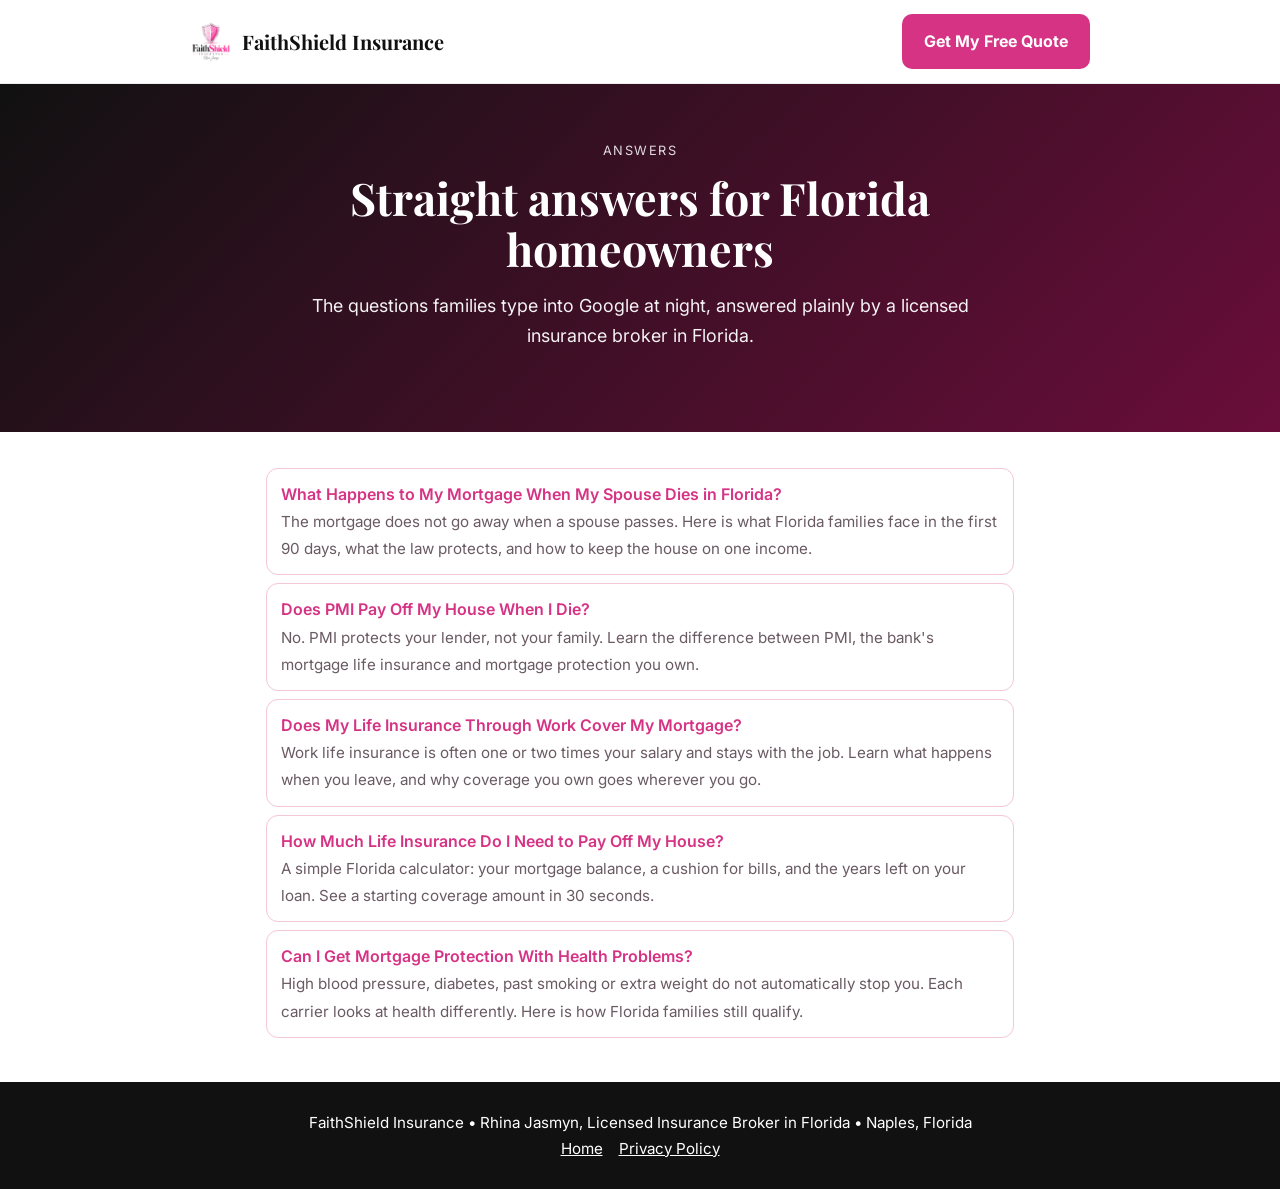
<file: answers/index.html>
<!DOCTYPE html>
<html lang="en"><head><meta charset="UTF-8"><meta name="viewport" content="width=device-width, initial-scale=1.0">
<title>Answers for Florida Homeowners | FaithShield Insurance</title>
<meta name="description" content="Straight answers to the questions Florida homeowners ask about their mortgage, PMI, work life insurance and protecting their family.">
<link rel="canonical" href="https://faithshieldlife.com/answers/"><meta name="robots" content="index, follow"><meta name="theme-color" content="#d63384">
<link rel="icon" type="image/png" href="../Faithshieldlogo.png">
<link href="https://fonts.googleapis.com/css2?family=Playfair+Display:wght@400;700&family=Inter:wght@400;500;600;700&display=swap" rel="stylesheet">
<link rel="stylesheet" href="answers.css"></head>
<body>
<header><div class="in"><a class="brand" href="../"><img src="../Faithshieldlogo.png" alt="FaithShield Insurance logo" width="42" height="42">FaithShield Insurance</a>
<a class="btn" href="https://dreamteam-faithshield.netlify.app/quote.html?src=answers">Get My Free Quote</a></div></header>
<section class="hero"><div class="kicker">Answers</div><h1>Straight answers for Florida homeowners</h1><p>The questions families type into Google at night, answered plainly by a licensed insurance broker in Florida.</p></section>
<main><div class="more"><a href="what-happens-to-my-mortgage-when-my-spouse-dies-florida.html">What Happens to My Mortgage When My Spouse Dies in Florida?<br><span style="font-weight:400;color:#6a5a63;font-size:.95rem">The mortgage does not go away when a spouse passes. Here is what Florida families face in the first 90 days, what the law protects, and how to keep the house on one income.</span></a><a href="does-pmi-pay-off-my-house-when-i-die.html">Does PMI Pay Off My House When I Die?<br><span style="font-weight:400;color:#6a5a63;font-size:.95rem">No. PMI protects your lender, not your family. Learn the difference between PMI, the bank&#x27;s mortgage life insurance and mortgage protection you own.</span></a><a href="does-life-insurance-through-work-cover-my-mortgage.html">Does My Life Insurance Through Work Cover My Mortgage?<br><span style="font-weight:400;color:#6a5a63;font-size:.95rem">Work life insurance is often one or two times your salary and stays with the job. Learn what happens when you leave, and why coverage you own goes wherever you go.</span></a><a href="how-much-life-insurance-to-pay-off-my-house.html">How Much Life Insurance Do I Need to Pay Off My House?<br><span style="font-weight:400;color:#6a5a63;font-size:.95rem">A simple Florida calculator: your mortgage balance, a cushion for bills, and the years left on your loan. See a starting coverage amount in 30 seconds.</span></a><a href="can-i-get-mortgage-protection-with-health-problems.html">Can I Get Mortgage Protection With Health Problems?<br><span style="font-weight:400;color:#6a5a63;font-size:.95rem">High blood pressure, diabetes, past smoking or extra weight do not automatically stop you. Each carrier looks at health differently. Here is how Florida families still qualify.</span></a></div></main>
<footer>FaithShield Insurance • Rhina Jasmyn, Licensed Insurance Broker in Florida • Naples, Florida<br><a href="../">Home</a><a href="../privacy-policy.html">Privacy Policy</a></footer>
<script src="../ws.js" data-endpoint="https://dreamteam-faithshield.netlify.app/.netlify/functions/site-signal" data-site="faithshield" defer></script>
</body></html>
</file>
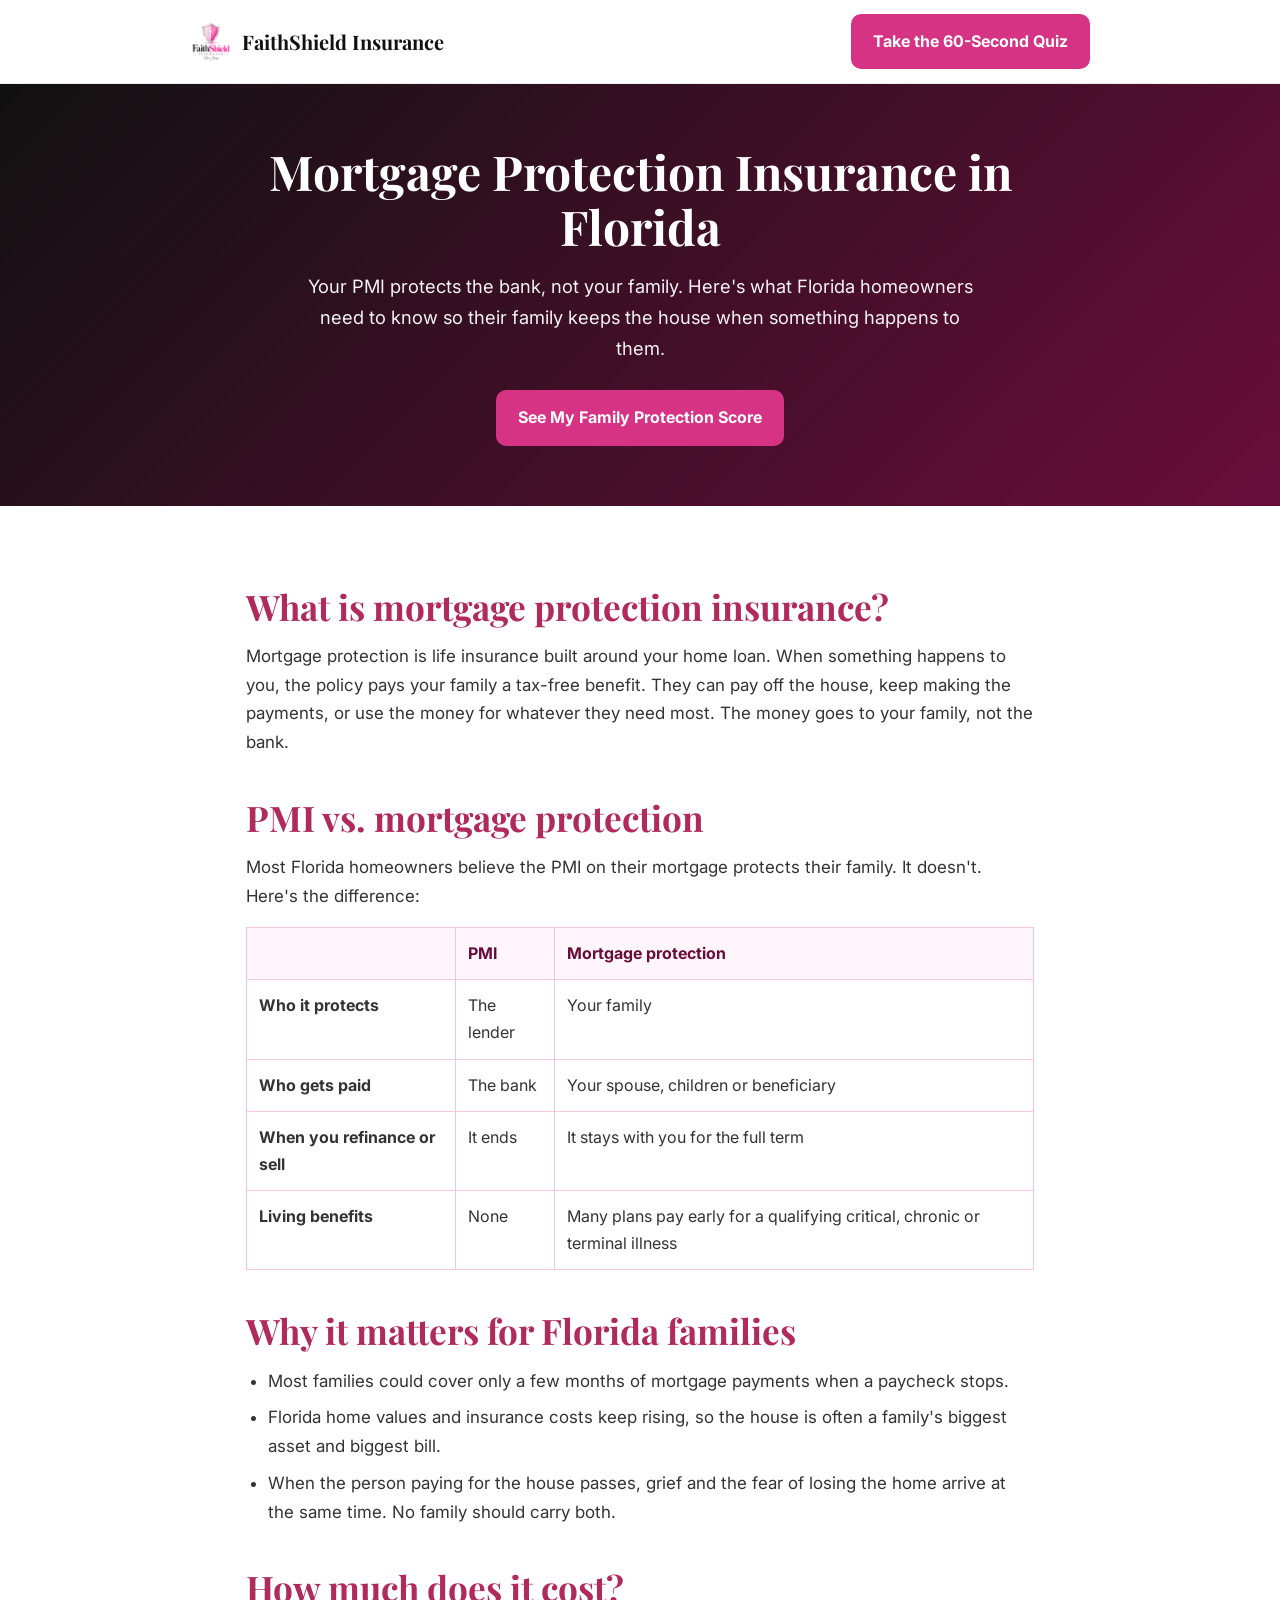
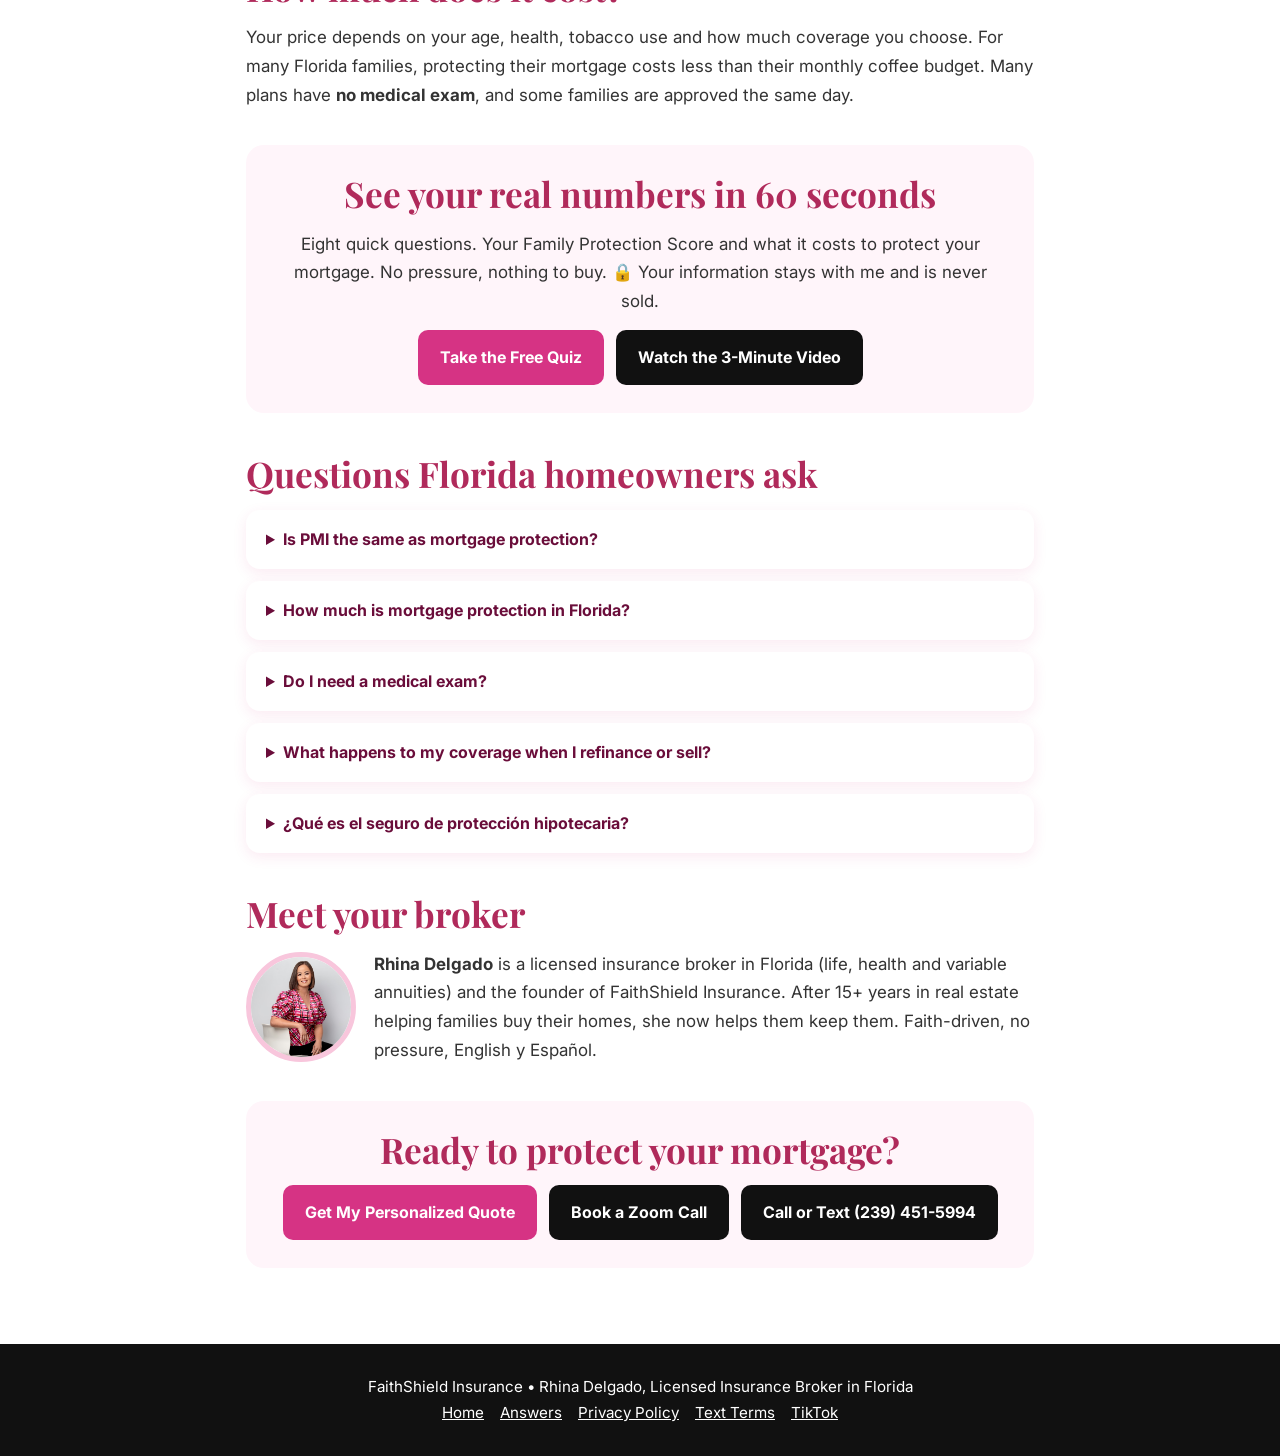
<file: mortgage-protection-florida.html>
<!DOCTYPE html>
<html lang="en">
<head>
<meta charset="UTF-8">
<meta name="viewport" content="width=device-width, initial-scale=1.0">
<title>Mortgage Protection Insurance in Florida | PMI vs Mortgage Protection | FaithShield</title>
<meta name="description" content="Mortgage protection insurance for Florida homeowners. Learn why PMI protects the bank, not your family, what coverage costs, and get a free quote from Rhina Delgado, licensed insurance broker in Florida.">
<link rel="canonical" href="https://faithshieldinsurance.netlify.app/mortgage-protection-florida.html">
<meta name="robots" content="index, follow, max-image-preview:large">
<meta name="theme-color" content="#d63384">
<link rel="icon" type="image/png" href="Faithshieldlogo.png">
<meta property="og:type" content="article">
<meta property="og:site_name" content="FaithShield Insurance">
<meta property="og:title" content="Mortgage Protection in Florida: PMI protects the bank, not your family">
<meta property="og:description" content="What Florida homeowners need to know to keep their family in their home. Free 60-second quiz and quote.">
<meta property="og:url" content="https://faithshieldinsurance.netlify.app/mortgage-protection-florida.html">
<meta property="og:image" content="https://faithshieldinsurance.netlify.app/funnel-video-poster.jpg">
<meta name="twitter:card" content="summary_large_image">
<link href="https://fonts.googleapis.com/css2?family=Playfair+Display:wght@400;700&family=Inter:wght@400;500;600;700&display=swap" rel="stylesheet">
<script type="application/ld+json">
{"@context":"https://schema.org","@graph":[
{"@type":"Article","headline":"Mortgage Protection Insurance in Florida: PMI Protects the Bank, Not Your Family","author":{"@type":"Person","name":"Rhina Delgado","jobTitle":"Licensed Insurance Broker in Florida","url":"https://faithshieldinsurance.netlify.app/"},"publisher":{"@type":"Organization","name":"FaithShield Insurance","logo":{"@type":"ImageObject","url":"https://faithshieldinsurance.netlify.app/Faithshieldlogo.png"}},"datePublished":"2026-10-14","dateModified":"2026-10-14","image":"https://faithshieldinsurance.netlify.app/funnel-video-poster.jpg","mainEntityOfPage":"https://faithshieldinsurance.netlify.app/mortgage-protection-florida.html"},
{"@type":"BreadcrumbList","itemListElement":[{"@type":"ListItem","position":1,"name":"Home","item":"https://faithshieldinsurance.netlify.app/"},{"@type":"ListItem","position":2,"name":"Mortgage Protection in Florida","item":"https://faithshieldinsurance.netlify.app/mortgage-protection-florida.html"}]},
{"@type":"FAQPage","mainEntity":[
{"@type":"Question","name":"Is PMI the same as mortgage protection?","acceptedAnswer":{"@type":"Answer","text":"No. PMI protects the lender when a loan defaults. Mortgage protection is life insurance that pays your family so they can keep the home."}},
{"@type":"Question","name":"How much is mortgage protection in Florida?","acceptedAnswer":{"@type":"Answer","text":"It depends on your age, health, tobacco use and coverage amount. For many Florida families it costs less than their monthly coffee budget. A free quote shows your real numbers."}},
{"@type":"Question","name":"Do I need a medical exam for mortgage protection?","acceptedAnswer":{"@type":"Answer","text":"Many plans have no medical exam. You answer health questions by phone, and some families are approved the same day."}},
{"@type":"Question","name":"What happens to my coverage when I refinance or sell?","acceptedAnswer":{"@type":"Answer","text":"The policy belongs to you, not the bank, so it keeps protecting your family for the full term after you refinance, sell or pay off the home."}},
{"@type":"Question","name":"¿Qué es el seguro de protección hipotecaria?","acceptedAnswer":{"@type":"Answer","text":"Es un seguro de vida diseñado alrededor de su hipoteca. Cuando algo le pasa, la póliza le paga a su familia para que puedan quedarse en su hogar. Rhina atiende familias en español en toda la Florida."}}
]}]}
</script>
<style>
:root{--pink:#d63384;--deep:#6a0d3a;--blush:#fff5fa}
*{margin:0;padding:0;box-sizing:border-box}
body{font-family:'Inter',sans-serif;line-height:1.7;color:#333;background:#fff}
a{color:var(--pink)}
header{border-bottom:1px solid #eee;padding:14px 16px}
header .in{max-width:900px;margin:auto;display:flex;justify-content:space-between;align-items:center;gap:12px;flex-wrap:wrap}
header img{height:42px}
.brand{display:flex;align-items:center;gap:10px;text-decoration:none;color:#111;font:700 20px 'Playfair Display',serif}
.btn{display:inline-block;padding:14px 22px;border-radius:10px;background:var(--pink);color:#fff;text-decoration:none;font-weight:700;text-align:center}
.btn.dark{background:#111}
.hero{background:linear-gradient(135deg,#111,#6a0d3a);color:#fff;padding:60px 16px;text-align:center}
.hero h1{font:700 clamp(2rem,6vw,3rem)/1.15 'Playfair Display',serif;max-width:820px;margin:0 auto 16px}
.hero p{max-width:680px;margin:0 auto 26px;font-size:1.15rem;opacity:.95}
main{max-width:820px;margin:auto;padding:40px 16px}
h2{font:700 clamp(1.6rem,4.5vw,2.2rem)/1.2 'Playfair Display',serif;color:#b02a5b;margin:40px 0 14px}
p,li{font-size:1.06rem}
ul{padding-left:22px;margin:10px 0}
li{margin-bottom:8px}
.compare{width:100%;border-collapse:collapse;margin:16px 0;font-size:1rem}
.compare th,.compare td{border:1px solid #f3c6da;padding:12px;text-align:left;vertical-align:top}
.compare th{background:var(--blush);color:var(--deep)}
.cta{background:var(--blush);border-radius:18px;padding:28px;text-align:center;margin:36px 0}
.cta .row{display:flex;gap:12px;justify-content:center;flex-wrap:wrap;margin-top:14px}
details{background:#fff;border-radius:14px;padding:16px 20px;margin-bottom:12px;box-shadow:0 4px 14px rgba(214,51,132,.1)}
summary{font-weight:700;cursor:pointer;color:var(--deep)}
details p{margin-top:8px}
.about{display:flex;gap:18px;align-items:center;flex-wrap:wrap}
.about img{width:110px;height:110px;border-radius:50%;object-fit:cover;border:5px solid #f8c6dc}
.about div{flex:1;min-width:220px}
footer{background:#111;color:#fff;text-align:center;padding:30px 16px;font-size:.95rem}
footer a{color:#fff;margin:0 8px}
@media (max-width:600px){.compare th,.compare td{padding:9px;font-size:.95rem}}
</style>
</head>
<body>
<header><div class="in">
  <a class="brand" href="./"><img src="Faithshieldlogo.png" alt="FaithShield Insurance logo" width="42" height="42">FaithShield Insurance</a>
  <a class="btn" href="https://dreamteam-faithshield.netlify.app/quiz.html?src=seo">Take the 60-Second Quiz</a>
</div></header>

<section class="hero">
  <h1>Mortgage Protection Insurance in Florida</h1>
  <p>Your PMI protects the bank, not your family. Here's what Florida homeowners need to know so their family keeps the house when something happens to them.</p>
  <a class="btn" href="https://dreamteam-faithshield.netlify.app/quiz.html?src=seo">See My Family Protection Score</a>
</section>

<main>
  <h2>What is mortgage protection insurance?</h2>
  <p>Mortgage protection is life insurance built around your home loan. When something happens to you, the policy pays your family a tax-free benefit. They can pay off the house, keep making the payments, or use the money for whatever they need most. The money goes to your family, not the bank.</p>

  <h2>PMI vs. mortgage protection</h2>
  <p>Most Florida homeowners believe the PMI on their mortgage protects their family. It doesn't. Here's the difference:</p>
  <table class="compare">
    <tr><th></th><th>PMI</th><th>Mortgage protection</th></tr>
    <tr><td><b>Who it protects</b></td><td>The lender</td><td>Your family</td></tr>
    <tr><td><b>Who gets paid</b></td><td>The bank</td><td>Your spouse, children or beneficiary</td></tr>
    <tr><td><b>When you refinance or sell</b></td><td>It ends</td><td>It stays with you for the full term</td></tr>
    <tr><td><b>Living benefits</b></td><td>None</td><td>Many plans pay early for a qualifying critical, chronic or terminal illness</td></tr>
  </table>

  <h2>Why it matters for Florida families</h2>
  <ul>
    <li>Most families could cover only a few months of mortgage payments when a paycheck stops.</li>
    <li>Florida home values and insurance costs keep rising, so the house is often a family's biggest asset and biggest bill.</li>
    <li>When the person paying for the house passes, grief and the fear of losing the home arrive at the same time. No family should carry both.</li>
  </ul>

  <h2>How much does it cost?</h2>
  <p>Your price depends on your age, health, tobacco use and how much coverage you choose. For many Florida families, protecting their mortgage costs less than their monthly coffee budget. Many plans have <b>no medical exam</b>, and some families are approved the same day.</p>

  <div class="cta">
    <h2 style="margin-top:0">See your real numbers in 60 seconds</h2>
    <p>Eight quick questions. Your Family Protection Score and what it costs to protect your mortgage. No pressure, nothing to buy. 🔒 Your information stays with me and is never sold.</p>
    <div class="row">
      <a class="btn" href="https://dreamteam-faithshield.netlify.app/quiz.html?src=seo">Take the Free Quiz</a>
      <a class="btn dark" href="https://dreamteam-faithshield.netlify.app/watch.html?src=seo">Watch the 3-Minute Video</a>
    </div>
  </div>

  <h2>Questions Florida homeowners ask</h2>
  <details><summary>Is PMI the same as mortgage protection?</summary><p>No. PMI protects the lender when a loan defaults. Mortgage protection is life insurance that pays your family so they can keep the home.</p></details>
  <details><summary>How much is mortgage protection in Florida?</summary><p>It depends on your age, health, tobacco use and coverage amount. For many Florida families it costs less than their monthly coffee budget. A free quote shows your real numbers.</p></details>
  <details><summary>Do I need a medical exam?</summary><p>Many plans have no medical exam. You answer health questions by phone, and some families are approved the same day.</p></details>
  <details><summary>What happens to my coverage when I refinance or sell?</summary><p>The policy belongs to you, not the bank, so it keeps protecting your family for the full term after you refinance, sell or pay off the home.</p></details>
  <details><summary>¿Qué es el seguro de protección hipotecaria?</summary><p>Es un seguro de vida diseñado alrededor de su hipoteca. Cuando algo le pasa, la póliza le paga a su familia para que puedan quedarse en su hogar. Rhina atiende familias en español en toda la Florida.</p></details>

  <h2>Meet your broker</h2>
  <div class="about">
    <img src="Rhinajasmynpicture.jpg" alt="Rhina Delgado, licensed insurance broker in Florida" loading="lazy">
    <div><p><b>Rhina Delgado</b> is a licensed insurance broker in Florida (life, health and variable annuities) and the founder of FaithShield Insurance. After 15+ years in real estate helping families buy their homes, she now helps them keep them. Faith-driven, no pressure, English y Español.</p></div>
  </div>

  <div class="cta">
    <h2 style="margin-top:0">Ready to protect your mortgage?</h2>
    <div class="row">
      <a class="btn" href="./#quote">Get My Personalized Quote</a>
      <a class="btn dark" href="https://calendly.com/faithshieldinsurance">Book a Zoom Call</a>
      <a class="btn dark" href="tel:+12394515994">Call or Text (239) 451-5994</a>
    </div>
  </div>
</main>

<footer>
  FaithShield Insurance • Rhina Delgado, Licensed Insurance Broker in Florida<br>
  <a href="./">Home</a><a href="answers/">Answers</a><a href="privacy-policy.html">Privacy Policy</a><a href="opt-in.html">Text Terms</a><a href="https://www.tiktok.com/@rhina.life.insurance">TikTok</a>
</footer>
<script src="ws.js" data-endpoint="https://dreamteam-faithshield.netlify.app/.netlify/functions/site-signal" data-site="faithshield" defer></script>
</body>
</html>
</file>
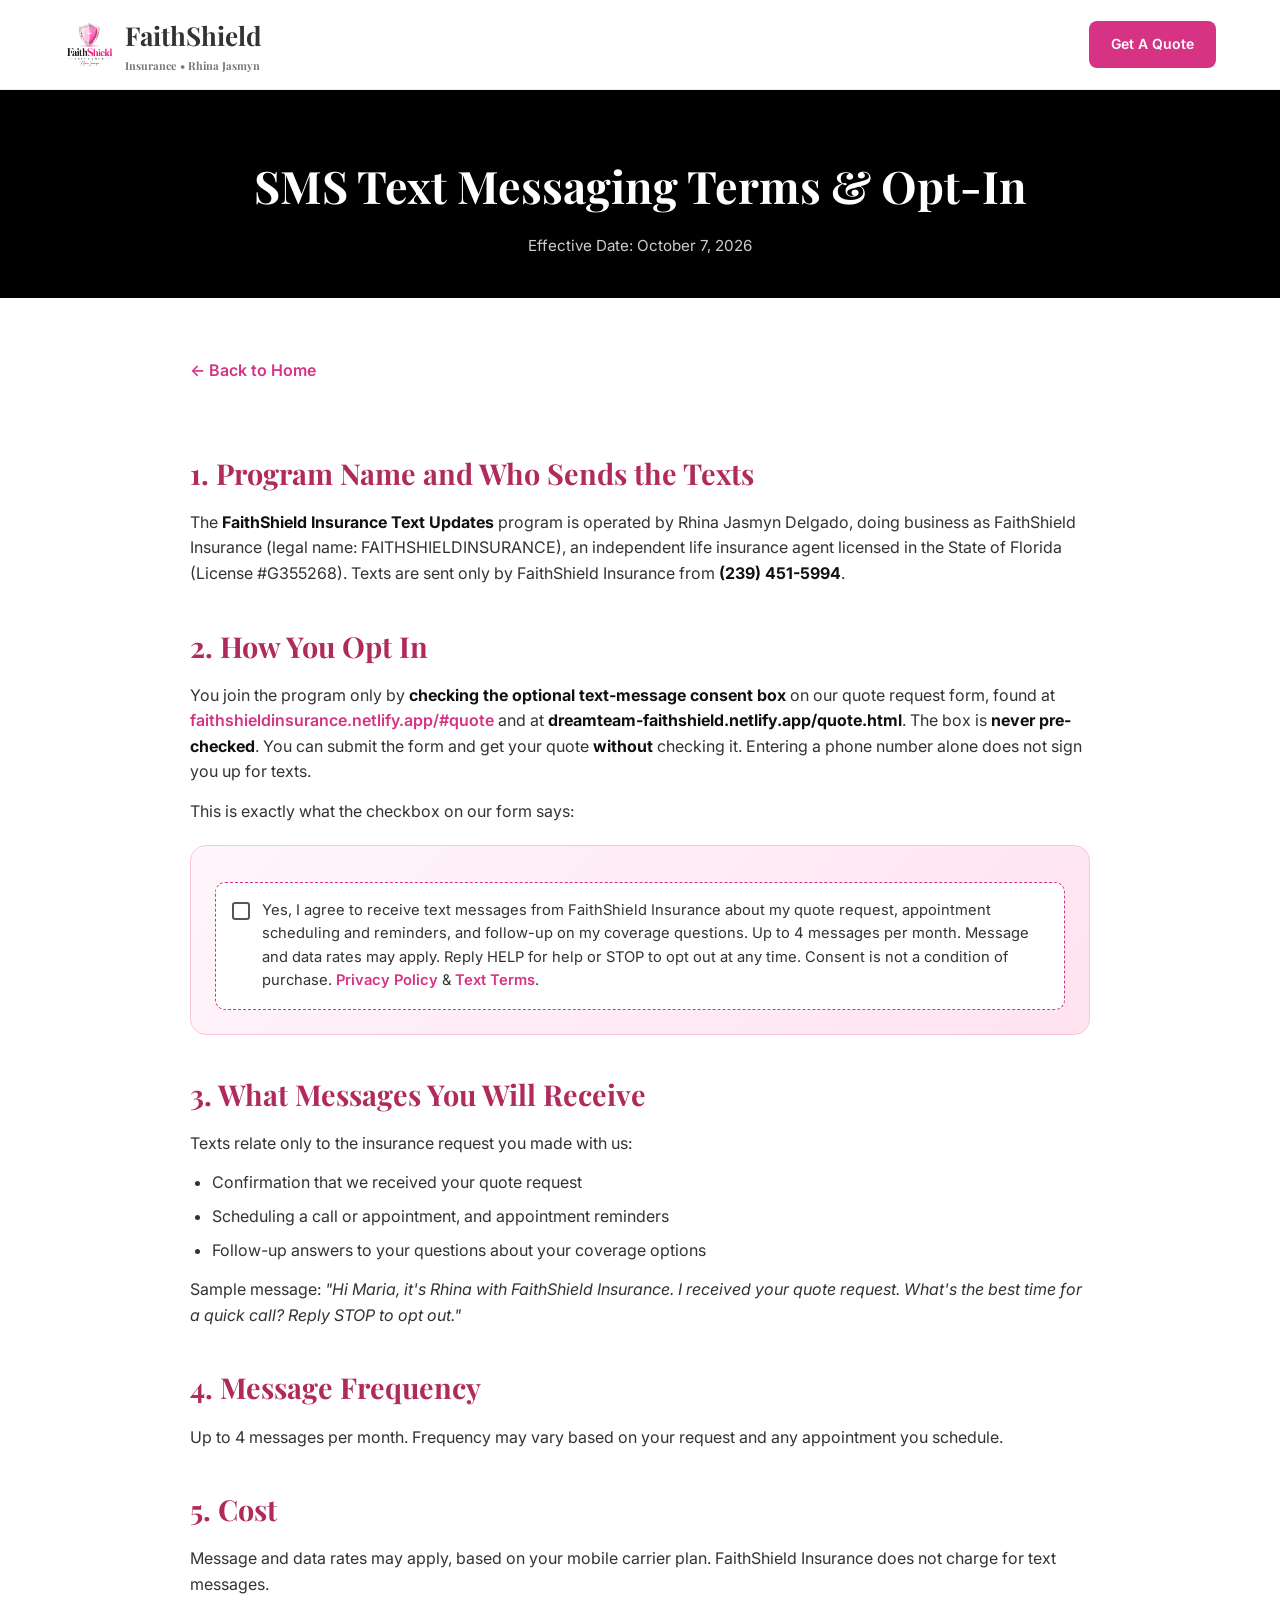
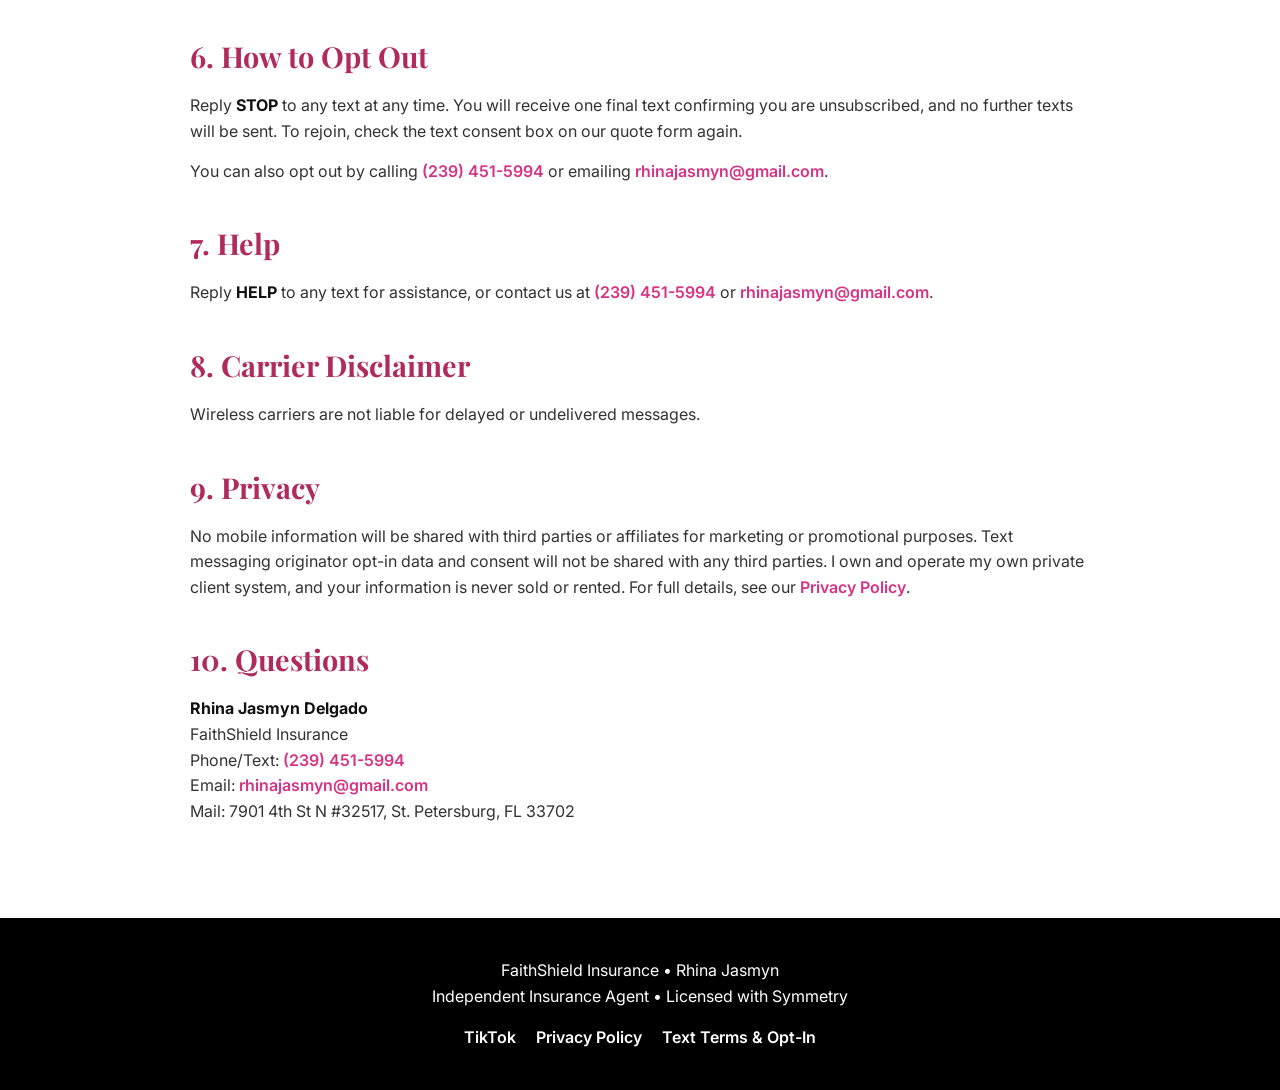
<file: opt-in.html>
<!DOCTYPE html>
<html lang="en">
<head>
<meta charset="UTF-8">
<meta name="viewport" content="width=device-width, initial-scale=1.0">
<title>SMS Text Messaging Terms &amp; Opt-In | FaithShield Insurance</title>
<link href="https://fonts.googleapis.com/css2?family=Playfair+Display:wght@400;700&family=Inter:wght@300;400;500;600;700&display=swap" rel="stylesheet">
<style>
* { margin: 0; padding: 0; box-sizing: border-box; }
body { font-family: 'Inter', sans-serif; line-height: 1.6; color: #333; overflow-x: hidden; }
.container { width: 90%; max-width: 900px; margin: auto; }
nav { position: sticky; top: 0; background: #fff; padding: 15px 0; border-bottom: 1px solid #eee; z-index: 1000; }
.nav-container { width: 90%; max-width: 1200px; margin: auto; display: flex; justify-content: space-between; align-items: center; flex-wrap: wrap; }
.logo-wrap { display: flex; align-items: center; gap: 10px; }
.logo-wrap img { height: 48px; width: auto; }
.logo { font-size: 26px; font-weight: bold; font-family: 'Playfair Display', serif; }
.logo small { display: block; font-size: 11px; color: #777; }
.btn { display: inline-block; padding: 12px 22px; background: #d63384; color: #fff; text-decoration: none; border-radius: 8px; font-weight: 600; text-align: center; font-size: 14px; }
.legal-hero { background: #000; color: #fff; padding: 60px 20px 40px; text-align: center; }
.legal-hero h1 { font-family: 'Playfair Display', serif; font-size: clamp(2rem, 6vw, 2.8rem); margin-bottom: 12px; }
.legal-hero p { color: #ccc; font-size: 0.95rem; }
.legal-body { padding: 60px 20px 80px; }
.legal-body h2 { font-family: 'Playfair Display', serif; font-size: clamp(1.4rem, 4vw, 1.8rem); color: #b02a5b; margin: 36px 0 14px; }
.legal-body h2:first-child { margin-top: 0; }
.legal-body p { margin-bottom: 14px; }
.legal-body ul, .legal-body ol { margin: 0 0 14px 22px; }
.legal-body li { margin-bottom: 8px; }
.legal-body a { color: #d63384; font-weight: 600; text-decoration: none; }
.legal-body a:hover { text-decoration: underline; }
.legal-body strong { color: #111; }
.consent-box { background: linear-gradient(135deg, #fff5fa, #ffe3ef); border: 1px solid #f8c6dc; border-radius: 16px; padding: 24px; margin: 20px 0 30px; font-size: 0.97rem; }
.checkbox-sample { display: flex; gap: 12px; align-items: flex-start; background: #fff; border: 1px dashed #d63384; border-radius: 10px; padding: 16px; margin-top: 12px; font-size: 0.92rem; }
.checkbox-sample .box { flex: 0 0 18px; height: 18px; border: 2px solid #555; border-radius: 3px; margin-top: 3px; background: #fff; }
.back-link { display: inline-block; margin-bottom: 30px; font-weight: 600; color: #d63384; text-decoration: none; }
.footer { background: #000; color: white; text-align: center; padding: 40px 20px; }
.footer .social-links { margin-top: 15px; display: flex; justify-content: center; gap: 20px; flex-wrap: wrap; }
.footer .social-links a { color: #fff; text-decoration: none; font-weight: 600; }
.footer .social-links a:hover { color: #d63384; }
</style>
</head>
<body>

<nav>
<div class="nav-container">
    <div class="logo-wrap">
        <img src="Faithshieldlogo.png" alt="FaithShield Insurance logo">
        <div class="logo">FaithShield<small>Insurance • Rhina Jasmyn</small></div>
    </div>
    <a class="btn" href="index.html#quote">Get A Quote</a>
</div>
</nav>

<section class="legal-hero">
<div class="container">
    <h1>SMS Text Messaging Terms &amp; Opt-In</h1>
    <p>Effective Date: October 7, 2026</p>
</div>
</section>

<section class="legal-body">
<div class="container">

<a class="back-link" href="index.html">&larr; Back to Home</a>

<h2>1. Program Name and Who Sends the Texts</h2>
<p>The <strong>FaithShield Insurance Text Updates</strong> program is operated by Rhina Jasmyn Delgado, doing business as FaithShield Insurance (legal name: FAITHSHIELDINSURANCE), an independent life insurance agent licensed in the State of Florida (License #G355268). Texts are sent only by FaithShield Insurance from <strong>(239) 451-5994</strong>.</p>

<h2>2. How You Opt In</h2>
<p>You join the program only by <strong>checking the optional text-message consent box</strong> on our quote request form, found at <a href="index.html#quote">faithshieldinsurance.netlify.app/#quote</a> and at <strong>dreamteam-faithshield.netlify.app/quote.html</strong>. The box is <strong>never pre-checked</strong>. You can submit the form and get your quote <strong>without</strong> checking it. Entering a phone number alone does not sign you up for texts.</p>
<p>This is exactly what the checkbox on our form says:</p>
<div class="consent-box">
    <div class="checkbox-sample">
        <span class="box" aria-hidden="true"></span>
        <span>Yes, I agree to receive text messages from FaithShield Insurance about my quote request, appointment scheduling and reminders, and follow-up on my coverage questions. Up to 4 messages per month. Message and data rates may apply. Reply HELP for help or STOP to opt out at any time. Consent is not a condition of purchase. <a href="privacy-policy.html">Privacy Policy</a> &amp; <a href="opt-in.html">Text Terms</a>.</span>
    </div>
</div>

<h2>3. What Messages You Will Receive</h2>
<p>Texts relate only to the insurance request you made with us:</p>
<ul>
    <li>Confirmation that we received your quote request</li>
    <li>Scheduling a call or appointment, and appointment reminders</li>
    <li>Follow-up answers to your questions about your coverage options</li>
</ul>
<p>Sample message: <em>"Hi Maria, it's Rhina with FaithShield Insurance. I received your quote request. What's the best time for a quick call? Reply STOP to opt out."</em></p>

<h2>4. Message Frequency</h2>
<p>Up to 4 messages per month. Frequency may vary based on your request and any appointment you schedule.</p>

<h2>5. Cost</h2>
<p>Message and data rates may apply, based on your mobile carrier plan. FaithShield Insurance does not charge for text messages.</p>

<h2>6. How to Opt Out</h2>
<p>Reply <strong>STOP</strong> to any text at any time. You will receive one final text confirming you are unsubscribed, and no further texts will be sent. To rejoin, check the text consent box on our quote form again.</p>
<p>You can also opt out by calling <a href="tel:+12394515994">(239) 451-5994</a> or emailing <a href="mailto:rhinajasmyn@gmail.com">rhinajasmyn@gmail.com</a>.</p>

<h2>7. Help</h2>
<p>Reply <strong>HELP</strong> to any text for assistance, or contact us at <a href="tel:+12394515994">(239) 451-5994</a> or <a href="mailto:rhinajasmyn@gmail.com">rhinajasmyn@gmail.com</a>.</p>

<h2>8. Carrier Disclaimer</h2>
<p>Wireless carriers are not liable for delayed or undelivered messages.</p>

<h2>9. Privacy</h2>
<p>No mobile information will be shared with third parties or affiliates for marketing or promotional purposes. Text messaging originator opt-in data and consent will not be shared with any third parties. I own and operate my own private client system, and your information is never sold or rented. For full details, see our <a href="privacy-policy.html">Privacy Policy</a>.</p>

<h2>10. Questions</h2>
<p>
<strong>Rhina Jasmyn Delgado</strong><br>
FaithShield Insurance<br>
Phone/Text: <a href="tel:+12394515994">(239) 451-5994</a><br>
Email: <a href="mailto:rhinajasmyn@gmail.com">rhinajasmyn@gmail.com</a><br>
Mail: 7901 4th St N #32517, St. Petersburg, FL 33702
</p>

</div>
</section>

<footer class="footer">
    FaithShield Insurance • Rhina Jasmyn<br>
    Independent Insurance Agent • Licensed with Symmetry
    <div class="social-links">
        <a href="https://www.tiktok.com/@rhina.life.insurance" target="_blank">TikTok</a>
        <a href="privacy-policy.html">Privacy Policy</a>
        <a href="opt-in.html">Text Terms &amp; Opt-In</a>
    </div>
</footer>

</body>
</html>
</file>
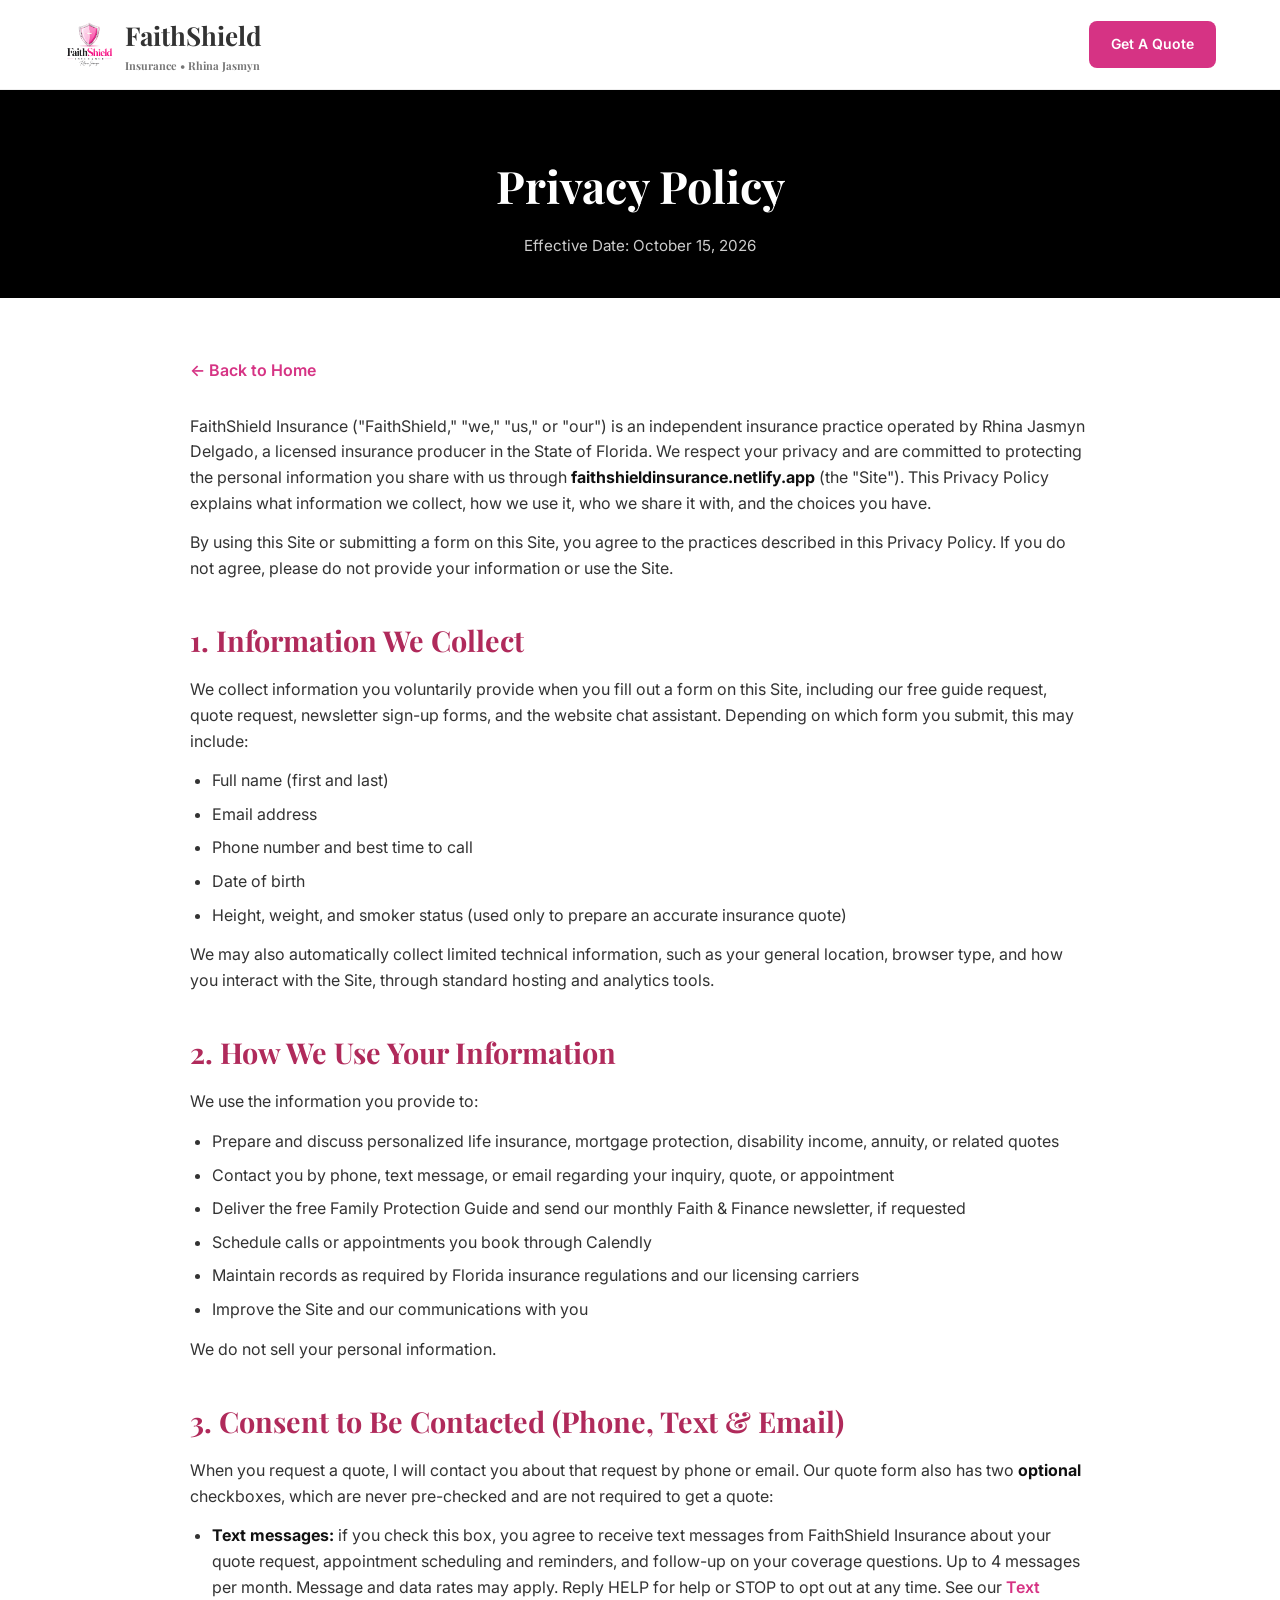
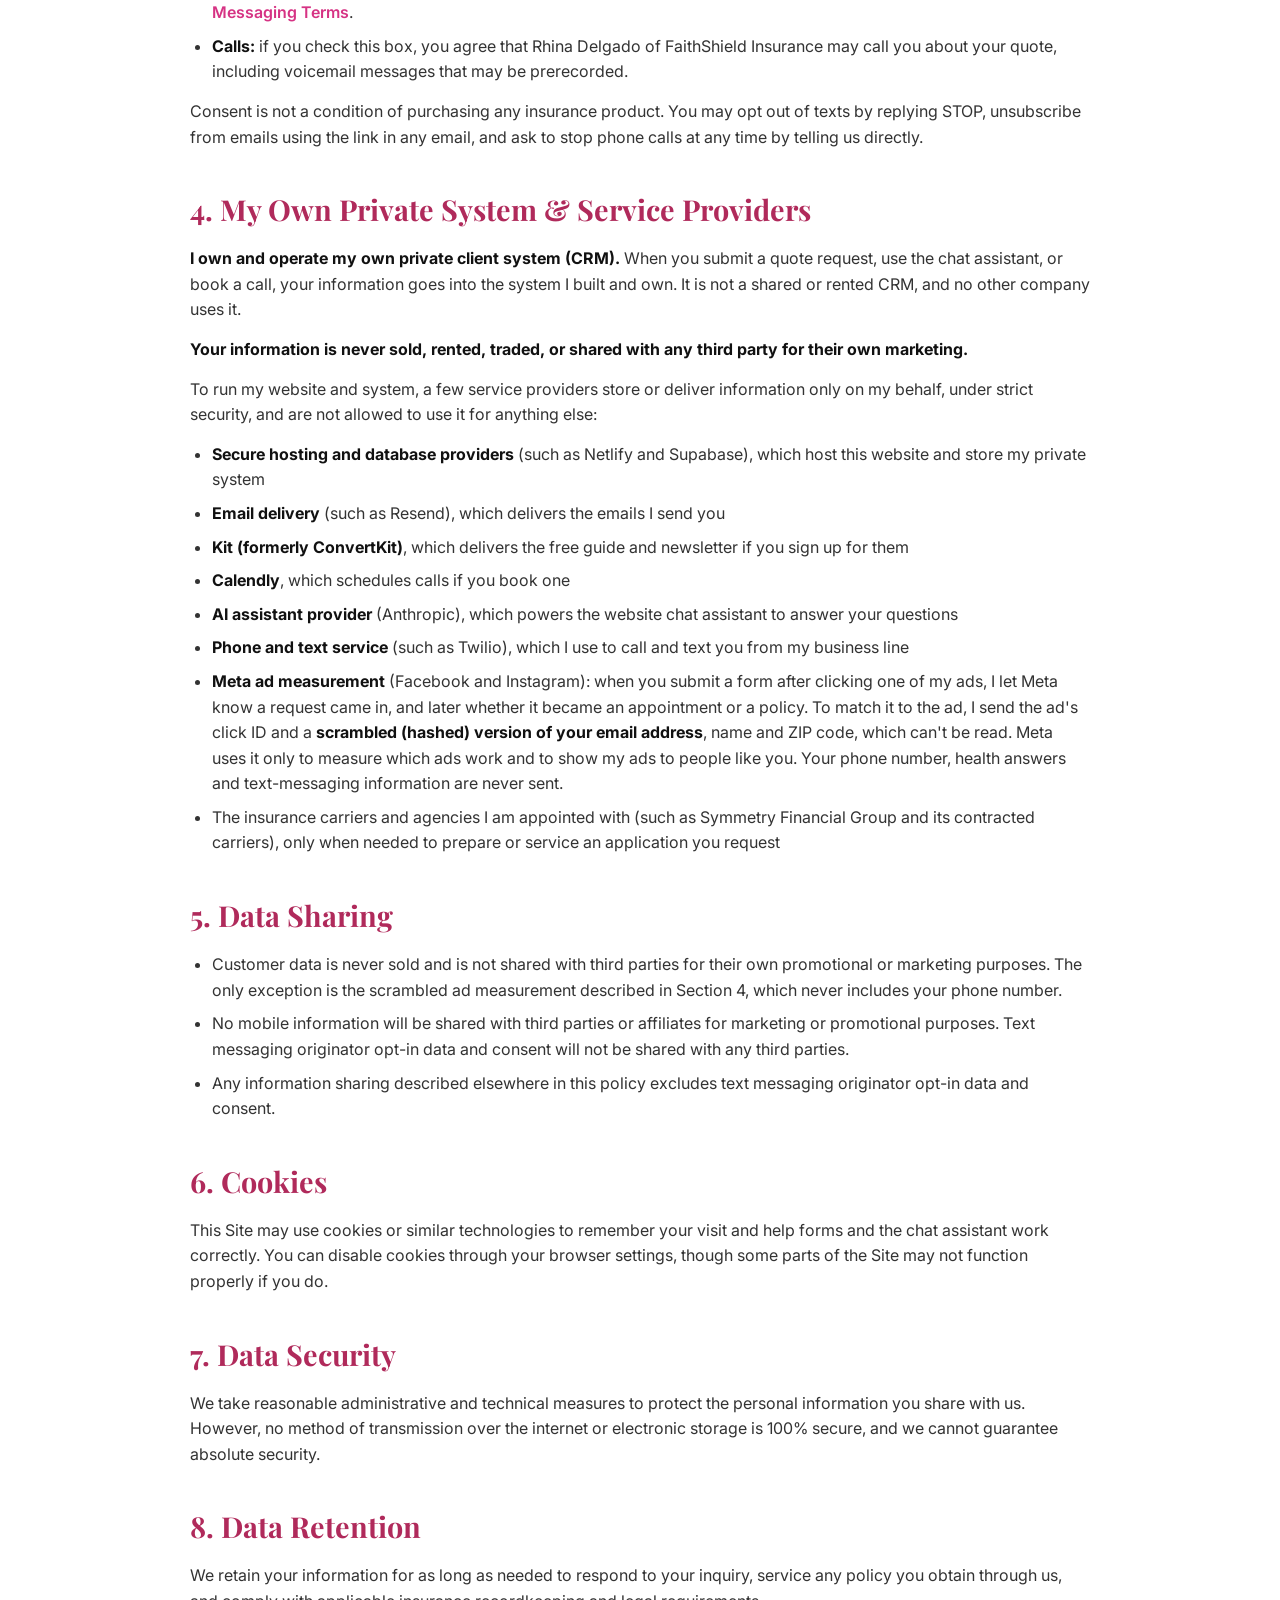
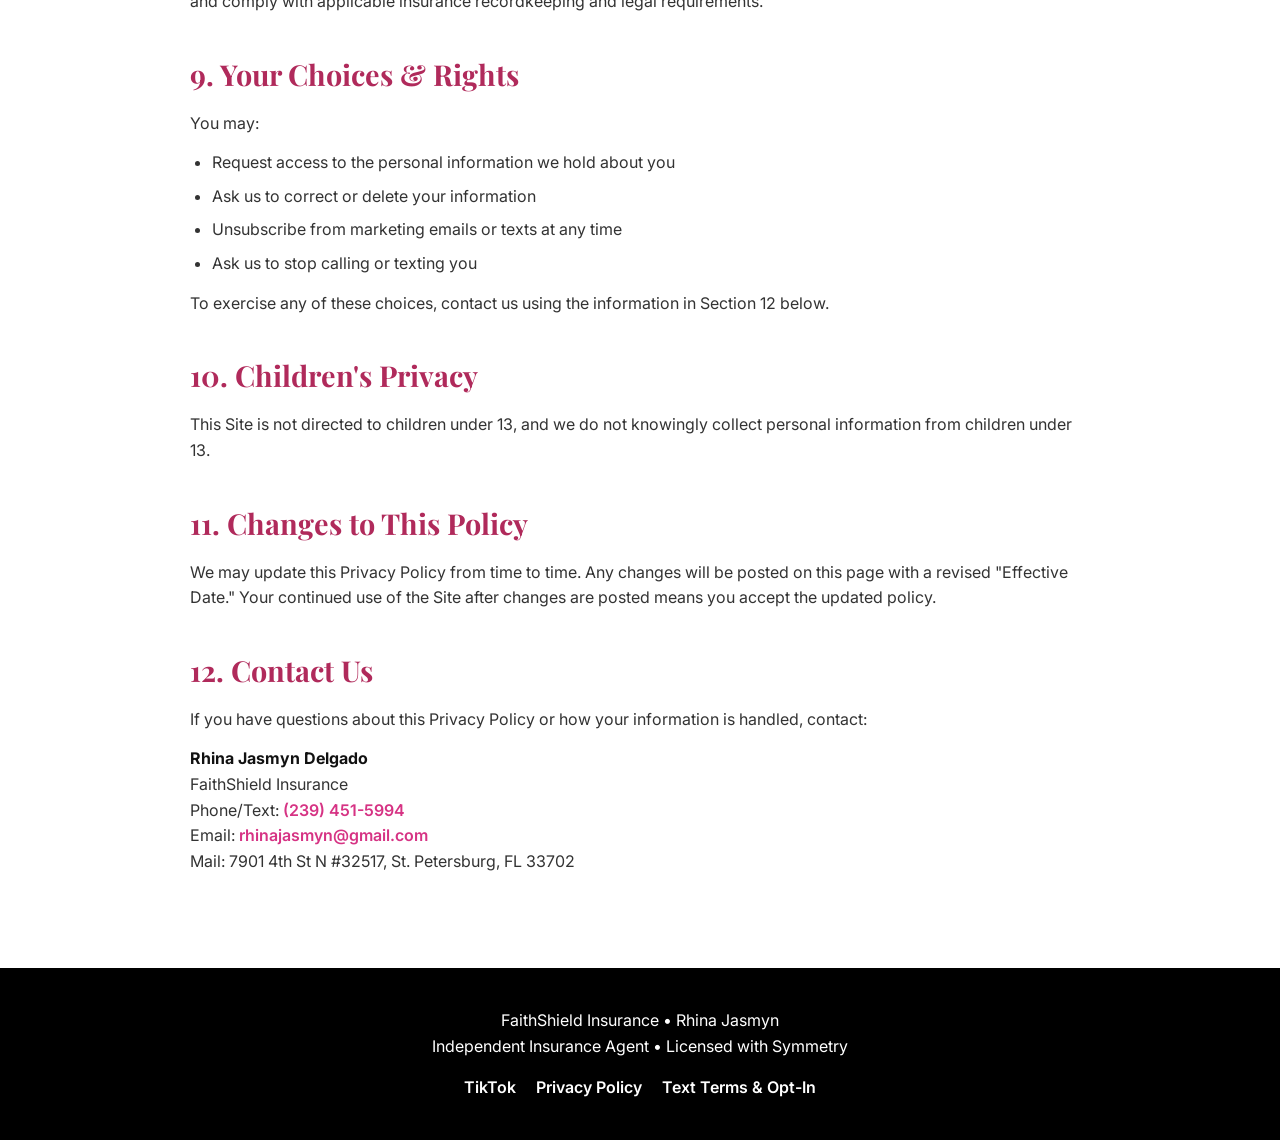
<file: privacy-policy.html>
<!DOCTYPE html>
<html lang="en">
<head>
<meta charset="UTF-8">
<meta name="viewport" content="width=device-width, initial-scale=1.0">
<title>Privacy Policy | FaithShield Insurance</title>
<link href="https://fonts.googleapis.com/css2?family=Playfair+Display:wght@400;700&family=Inter:wght@300;400;500;600;700&display=swap" rel="stylesheet">
<style>
* { margin: 0; padding: 0; box-sizing: border-box; }
body { font-family: 'Inter', sans-serif; line-height: 1.6; color: #333; overflow-x: hidden; }
.container { width: 90%; max-width: 900px; margin: auto; }
nav { position: sticky; top: 0; background: #fff; padding: 15px 0; border-bottom: 1px solid #eee; z-index: 1000; }
.nav-container { width: 90%; max-width: 1200px; margin: auto; display: flex; justify-content: space-between; align-items: center; flex-wrap: wrap; }
.logo-wrap { display: flex; align-items: center; gap: 10px; }
.logo-wrap img { height: 48px; width: auto; }
.logo { font-size: 26px; font-weight: bold; font-family: 'Playfair Display', serif; }
.logo small { display: block; font-size: 11px; color: #777; }
.btn { display: inline-block; padding: 12px 22px; background: #d63384; color: #fff; text-decoration: none; border-radius: 8px; font-weight: 600; text-align: center; font-size: 14px; }
.legal-hero { background: #000; color: #fff; padding: 60px 20px 40px; text-align: center; }
.legal-hero h1 { font-family: 'Playfair Display', serif; font-size: clamp(2rem, 6vw, 2.8rem); margin-bottom: 12px; }
.legal-hero p { color: #ccc; font-size: 0.95rem; }
.legal-body { padding: 60px 20px 80px; }
.legal-body h2 { font-family: 'Playfair Display', serif; font-size: clamp(1.4rem, 4vw, 1.8rem); color: #b02a5b; margin: 36px 0 14px; }
.legal-body h2:first-child { margin-top: 0; }
.legal-body p { margin-bottom: 14px; }
.legal-body ul { margin: 0 0 14px 22px; }
.legal-body li { margin-bottom: 8px; }
.legal-body a { color: #d63384; font-weight: 600; text-decoration: none; }
.legal-body a:hover { text-decoration: underline; }
.legal-body strong { color: #111; }
.back-link { display: inline-block; margin-bottom: 30px; font-weight: 600; color: #d63384; text-decoration: none; }
.footer { background: #000; color: white; text-align: center; padding: 40px 20px; }
.footer .social-links { margin-top: 15px; display: flex; justify-content: center; gap: 20px; }
.footer .social-links a { color: #fff; text-decoration: none; font-weight: 600; }
.footer .social-links a:hover { color: #d63384; }
</style>
</head>
<body>

<nav>
<div class="nav-container">
    <div class="logo-wrap">
        <img src="Faithshieldlogo.png" alt="FaithShield Insurance logo">
        <div class="logo">FaithShield<small>Insurance • Rhina Jasmyn</small></div>
    </div>
    <a class="btn" href="index.html#quote">Get A Quote</a>
</div>
</nav>

<section class="legal-hero">
<div class="container">
    <h1>Privacy Policy</h1>
    <p>Effective Date: October 15, 2026</p>
</div>
</section>

<section class="legal-body">
<div class="container">

<a class="back-link" href="index.html">&larr; Back to Home</a>

<p>FaithShield Insurance ("FaithShield," "we," "us," or "our") is an independent insurance practice operated by Rhina Jasmyn Delgado, a licensed insurance producer in the State of Florida. We respect your privacy and are committed to protecting the personal information you share with us through <strong>faithshieldinsurance.netlify.app</strong> (the "Site"). This Privacy Policy explains what information we collect, how we use it, who we share it with, and the choices you have.</p>

<p>By using this Site or submitting a form on this Site, you agree to the practices described in this Privacy Policy. If you do not agree, please do not provide your information or use the Site.</p>

<h2>1. Information We Collect</h2>
<p>We collect information you voluntarily provide when you fill out a form on this Site, including our free guide request, quote request, newsletter sign-up forms, and the website chat assistant. Depending on which form you submit, this may include:</p>
<ul>
    <li>Full name (first and last)</li>
    <li>Email address</li>
    <li>Phone number and best time to call</li>
    <li>Date of birth</li>
    <li>Height, weight, and smoker status (used only to prepare an accurate insurance quote)</li>
</ul>
<p>We may also automatically collect limited technical information, such as your general location, browser type, and how you interact with the Site, through standard hosting and analytics tools.</p>

<h2>2. How We Use Your Information</h2>
<p>We use the information you provide to:</p>
<ul>
    <li>Prepare and discuss personalized life insurance, mortgage protection, disability income, annuity, or related quotes</li>
    <li>Contact you by phone, text message, or email regarding your inquiry, quote, or appointment</li>
    <li>Deliver the free Family Protection Guide and send our monthly Faith &amp; Finance newsletter, if requested</li>
    <li>Schedule calls or appointments you book through Calendly</li>
    <li>Maintain records as required by Florida insurance regulations and our licensing carriers</li>
    <li>Improve the Site and our communications with you</li>
</ul>
<p>We do not sell your personal information.</p>

<h2>3. Consent to Be Contacted (Phone, Text &amp; Email)</h2>
<p>When you request a quote, I will contact you about that request by phone or email. Our quote form also has two <strong>optional</strong> checkboxes, which are never pre-checked and are not required to get a quote:</p>
<ul>
    <li><strong>Text messages:</strong> if you check this box, you agree to receive text messages from FaithShield Insurance about your quote request, appointment scheduling and reminders, and follow-up on your coverage questions. Up to 4 messages per month. Message and data rates may apply. Reply HELP for help or STOP to opt out at any time. See our <a href="opt-in.html">Text Messaging Terms</a>.</li>
    <li><strong>Calls:</strong> if you check this box, you agree that Rhina Delgado of FaithShield Insurance may call you about your quote, including voicemail messages that may be prerecorded.</li>
</ul>
<p>Consent is not a condition of purchasing any insurance product. You may opt out of texts by replying STOP, unsubscribe from emails using the link in any email, and ask to stop phone calls at any time by telling us directly.</p>

<h2>4. My Own Private System &amp; Service Providers</h2>
<p><strong>I own and operate my own private client system (CRM).</strong> When you submit a quote request, use the chat assistant, or book a call, your information goes into the system I built and own. It is not a shared or rented CRM, and no other company uses it.</p>
<p><strong>Your information is never sold, rented, traded, or shared with any third party for their own marketing.</strong></p>
<p>To run my website and system, a few service providers store or deliver information only on my behalf, under strict security, and are not allowed to use it for anything else:</p>
<ul>
    <li><strong>Secure hosting and database providers</strong> (such as Netlify and Supabase), which host this website and store my private system</li>
    <li><strong>Email delivery</strong> (such as Resend), which delivers the emails I send you</li>
    <li><strong>Kit (formerly ConvertKit)</strong>, which delivers the free guide and newsletter if you sign up for them</li>
    <li><strong>Calendly</strong>, which schedules calls if you book one</li>
    <li><strong>AI assistant provider</strong> (Anthropic), which powers the website chat assistant to answer your questions</li>
    <li><strong>Phone and text service</strong> (such as Twilio), which I use to call and text you from my business line</li>
    <li><strong>Meta ad measurement</strong> (Facebook and Instagram): when you submit a form after clicking one of my ads, I let Meta know a request came in, and later whether it became an appointment or a policy. To match it to the ad, I send the ad's click ID and a <strong>scrambled (hashed) version of your email address</strong>, name and ZIP code, which can't be read. Meta uses it only to measure which ads work and to show my ads to people like you. Your phone number, health answers and text-messaging information are never sent.</li>
    <li>The insurance carriers and agencies I am appointed with (such as Symmetry Financial Group and its contracted carriers), only when needed to prepare or service an application you request</li>
</ul>
<h2>5. Data Sharing</h2>
<ul>
    <li>Customer data is never sold and is not shared with third parties for their own promotional or marketing purposes. The only exception is the scrambled ad measurement described in Section 4, which never includes your phone number.</li>
    <li>No mobile information will be shared with third parties or affiliates for marketing or promotional purposes. Text messaging originator opt-in data and consent will not be shared with any third parties.</li>
    <li>Any information sharing described elsewhere in this policy excludes text messaging originator opt-in data and consent.</li>
</ul>

<h2>6. Cookies</h2>
<p>This Site may use cookies or similar technologies to remember your visit and help forms and the chat assistant work correctly. You can disable cookies through your browser settings, though some parts of the Site may not function properly if you do.</p>

<h2>7. Data Security</h2>
<p>We take reasonable administrative and technical measures to protect the personal information you share with us. However, no method of transmission over the internet or electronic storage is 100% secure, and we cannot guarantee absolute security.</p>

<h2>8. Data Retention</h2>
<p>We retain your information for as long as needed to respond to your inquiry, service any policy you obtain through us, and comply with applicable insurance recordkeeping and legal requirements.</p>

<h2>9. Your Choices &amp; Rights</h2>
<p>You may:</p>
<ul>
    <li>Request access to the personal information we hold about you</li>
    <li>Ask us to correct or delete your information</li>
    <li>Unsubscribe from marketing emails or texts at any time</li>
    <li>Ask us to stop calling or texting you</li>
</ul>
<p>To exercise any of these choices, contact us using the information in Section 12 below.</p>

<h2>10. Children's Privacy</h2>
<p>This Site is not directed to children under 13, and we do not knowingly collect personal information from children under 13.</p>

<h2>11. Changes to This Policy</h2>
<p>We may update this Privacy Policy from time to time. Any changes will be posted on this page with a revised "Effective Date." Your continued use of the Site after changes are posted means you accept the updated policy.</p>

<h2>12. Contact Us</h2>
<p>If you have questions about this Privacy Policy or how your information is handled, contact:</p>
<p>
<strong>Rhina Jasmyn Delgado</strong><br>
FaithShield Insurance<br>
Phone/Text: <a href="tel:+12394515994">(239) 451-5994</a><br>
Email: <a href="mailto:rhinajasmyn@gmail.com">rhinajasmyn@gmail.com</a><br>
Mail: 7901 4th St N #32517, St. Petersburg, FL 33702
</p>

</div>
</section>

<footer class="footer">
    FaithShield Insurance • Rhina Jasmyn<br>
    Independent Insurance Agent • Licensed with Symmetry
    <div class="social-links">
        <a href="https://www.tiktok.com/@rhina.life.insurance" target="_blank">TikTok</a>
        <a href="privacy-policy.html">Privacy Policy</a>
        <a href="opt-in.html">Text Terms &amp; Opt-In</a>
    </div>
</footer>

</body>
</html>
</file>
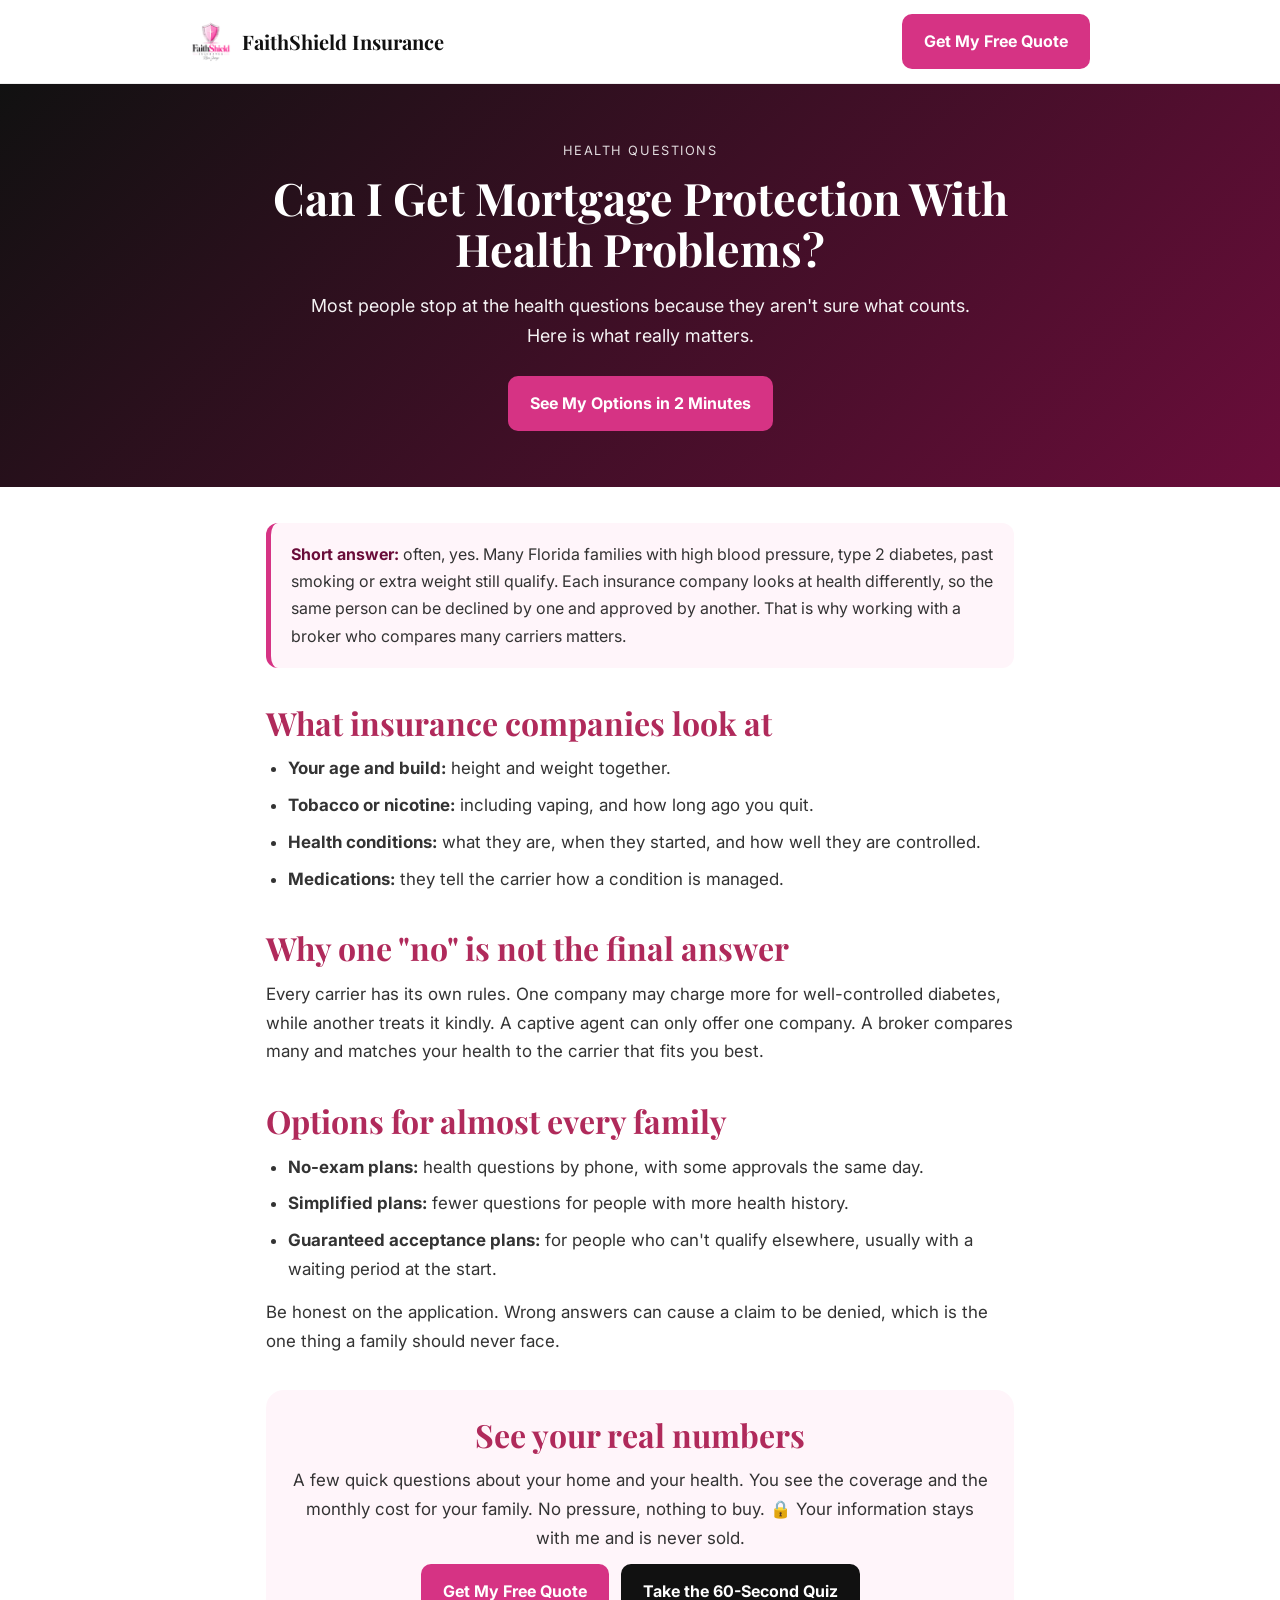
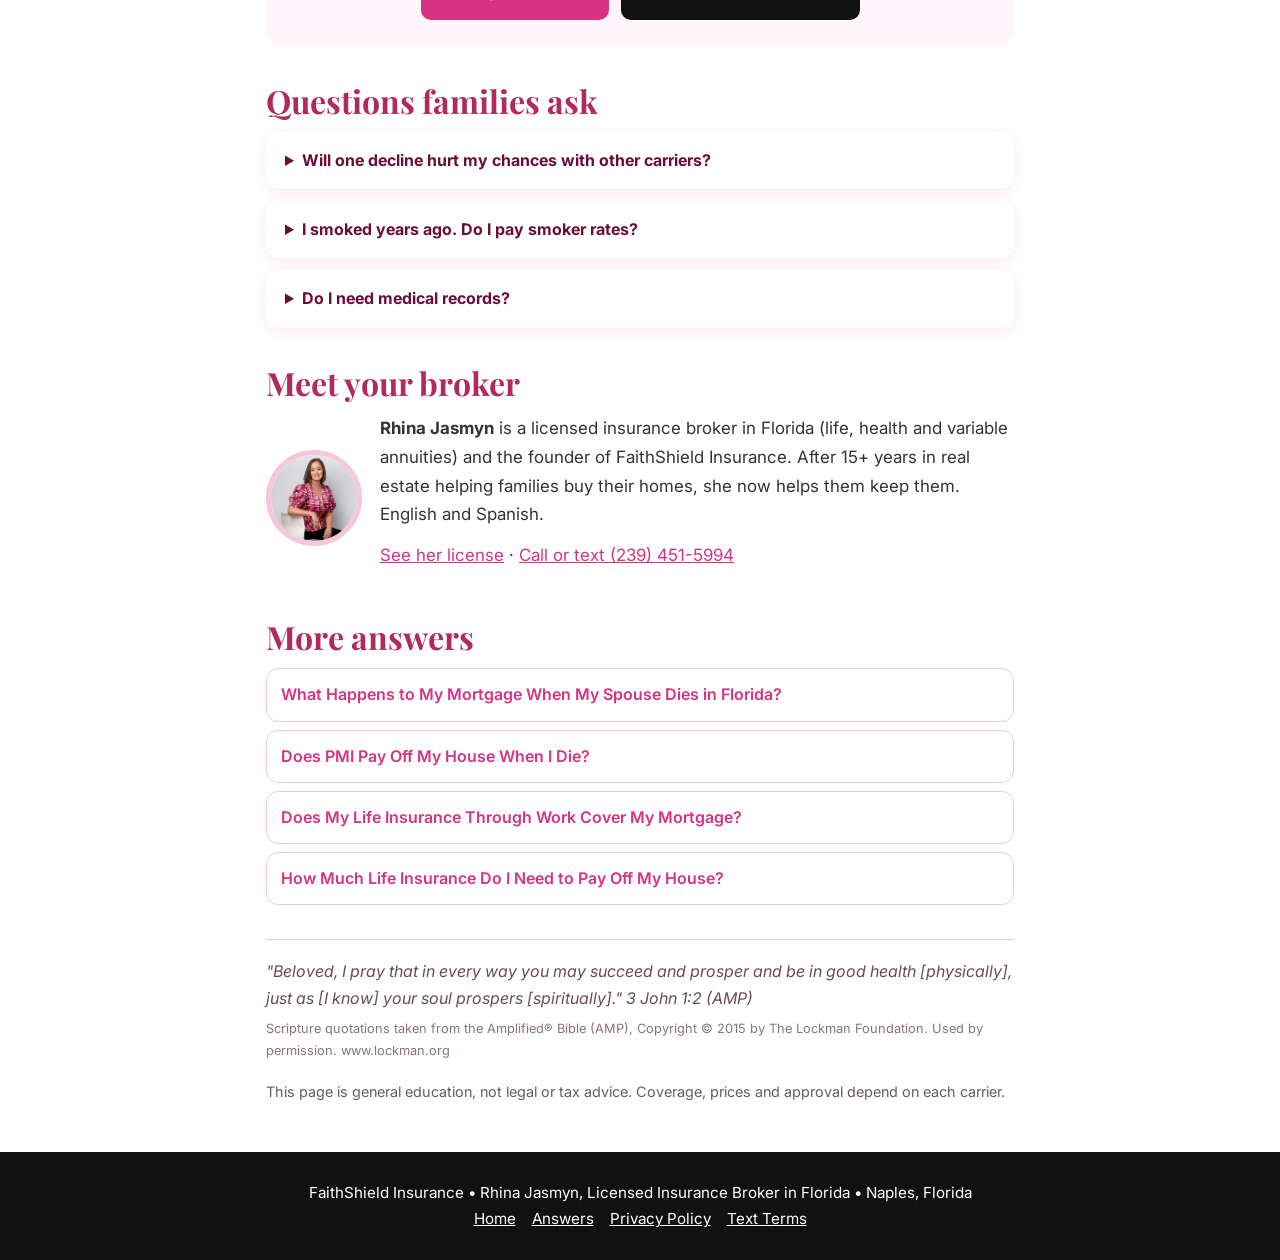
<file: answers/can-i-get-mortgage-protection-with-health-problems.html>
<!DOCTYPE html>
<html lang="en">
<head>
<meta charset="UTF-8">
<meta name="viewport" content="width=device-width, initial-scale=1.0">
<title>Can I Get Mortgage Protection With Health Problems? | FaithShield Insurance</title>
<meta name="description" content="High blood pressure, diabetes, past smoking or extra weight do not automatically stop you. Each carrier looks at health differently. Here is how Florida families still qualify.">
<link rel="canonical" href="https://faithshieldlife.com/answers/can-i-get-mortgage-protection-with-health-problems.html">
<meta name="robots" content="index, follow, max-image-preview:large">
<meta name="theme-color" content="#d63384">
<link rel="icon" type="image/png" href="../Faithshieldlogo.png">
<meta property="og:type" content="article">
<meta property="og:site_name" content="FaithShield Insurance">
<meta property="og:title" content="Can I Get Mortgage Protection With Health Problems?">
<meta property="og:description" content="High blood pressure, diabetes, past smoking or extra weight do not automatically stop you. Each carrier looks at health differently. Here is how Florida families still qualify.">
<meta property="og:url" content="https://faithshieldlife.com/answers/can-i-get-mortgage-protection-with-health-problems.html">
<meta property="og:image" content="https://faithshieldlife.com/funnel-video-poster.jpg">
<meta name="twitter:card" content="summary_large_image">
<link href="https://fonts.googleapis.com/css2?family=Playfair+Display:wght@400;700&family=Inter:wght@400;500;600;700&display=swap" rel="stylesheet">
<link rel="stylesheet" href="answers.css">
<script type="application/ld+json">{"@context": "https://schema.org", "@graph": [{"@type": "Article", "headline": "Can I Get Mortgage Protection With Health Problems?", "description": "High blood pressure, diabetes, past smoking or extra weight do not automatically stop you. Each carrier looks at health differently. Here is how Florida families still qualify.", "author": {"@type": "Person", "name": "Rhina Jasmyn", "jobTitle": "Licensed Insurance Broker in Florida", "url": "https://faithshieldlife.com/"}, "publisher": {"@type": "Organization", "name": "FaithShield Insurance", "logo": {"@type": "ImageObject", "url": "https://faithshieldlife.com/Faithshieldlogo.png"}}, "datePublished": "2026-11-03", "dateModified": "2026-11-03", "mainEntityOfPage": "https://faithshieldlife.com/answers/can-i-get-mortgage-protection-with-health-problems.html", "image": "https://faithshieldlife.com/funnel-video-poster.jpg"}, {"@type": "BreadcrumbList", "itemListElement": [{"@type": "ListItem", "position": 1, "name": "Home", "item": "https://faithshieldlife.com/"}, {"@type": "ListItem", "position": 2, "name": "Answers", "item": "https://faithshieldlife.com/answers/"}, {"@type": "ListItem", "position": 3, "name": "Can I Get Mortgage Protection With Health Problems?", "item": "https://faithshieldlife.com/answers/can-i-get-mortgage-protection-with-health-problems.html"}]}, {"@type": "FAQPage", "mainEntity": [{"@type": "Question", "name": "Will one decline hurt my chances with other carriers?", "acceptedAnswer": {"@type": "Answer", "text": "Each carrier makes its own decision. A broker can usually find another company that looks at your health differently."}}, {"@type": "Question", "name": "I smoked years ago. Do I pay smoker rates?", "acceptedAnswer": {"@type": "Answer", "text": "Many carriers give non-smoker rates after you have been tobacco-free for a set time, often 12 months or more. The rules vary by company."}}, {"@type": "Question", "name": "Do I need medical records?", "acceptedAnswer": {"@type": "Answer", "text": "Most no-exam plans only need your answers by phone. The carrier checks prescription and medical databases with your permission."}}]}]}</script>
</head>
<body>
<header><div class="in">
  <a class="brand" href="../"><img src="../Faithshieldlogo.png" alt="FaithShield Insurance logo" width="42" height="42">FaithShield Insurance</a>
  <a class="btn" href="https://dreamteam-faithshield.netlify.app/quote.html?src=answer-can-i-get-mortgage-protection-with-healt">Get My Free Quote</a>
</div></header>
<section class="hero">
  <div class="kicker">Health questions</div>
  <h1>Can I Get Mortgage Protection With Health Problems?</h1>
  <p>Most people stop at the health questions because they aren&#x27;t sure what counts. Here is what really matters.</p>
  <a class="btn" href="https://dreamteam-faithshield.netlify.app/quote.html?src=answer-can-i-get-mortgage-protection-with-healt">See My Options in 2 Minutes</a>
</section>
<main>
  <div class="short"><b>Short answer:</b> often, yes. Many Florida families with high blood pressure, type 2 diabetes, past smoking or extra weight still qualify. Each insurance company looks at health differently, so the same person can be declined by one and approved by another. That is why working with a broker who compares many carriers matters.</div>
  
  
<h2>What insurance companies look at</h2>
<ul>
<li><b>Your age and build:</b> height and weight together.</li>
<li><b>Tobacco or nicotine:</b> including vaping, and how long ago you quit.</li>
<li><b>Health conditions:</b> what they are, when they started, and how well they are controlled.</li>
<li><b>Medications:</b> they tell the carrier how a condition is managed.</li>
</ul>
<h2>Why one "no" is not the final answer</h2>
<p>Every carrier has its own rules. One company may charge more for well-controlled diabetes, while another treats it kindly. A captive agent can only offer one company. A broker compares many and matches your health to the carrier that fits you best.</p>
<h2>Options for almost every family</h2>
<ul>
<li><b>No-exam plans:</b> health questions by phone, with some approvals the same day.</li>
<li><b>Simplified plans:</b> fewer questions for people with more health history.</li>
<li><b>Guaranteed acceptance plans:</b> for people who can't qualify elsewhere, usually with a waiting period at the start.</li>
</ul>
<p>Be honest on the application. Wrong answers can cause a claim to be denied, which is the one thing a family should never face.</p>

  <div class="cta">
    <h2>See your real numbers</h2>
    <p>A few quick questions about your home and your health. You see the coverage and the monthly cost for your family. No pressure, nothing to buy. 🔒 Your information stays with me and is never sold.</p>
    <div class="row"><a class="btn" href="https://dreamteam-faithshield.netlify.app/quote.html?src=answer-can-i-get-mortgage-protection-with-healt">Get My Free Quote</a><a class="btn dark" href="https://dreamteam-faithshield.netlify.app/quiz.html?src=answer-can-i-get-mortgage-protection-with-healt">Take the 60-Second Quiz</a></div>
  </div>
  <h2>Questions families ask</h2>
  <details><summary>Will one decline hurt my chances with other carriers?</summary><p>Each carrier makes its own decision. A broker can usually find another company that looks at your health differently.</p></details><details><summary>I smoked years ago. Do I pay smoker rates?</summary><p>Many carriers give non-smoker rates after you have been tobacco-free for a set time, often 12 months or more. The rules vary by company.</p></details><details><summary>Do I need medical records?</summary><p>Most no-exam plans only need your answers by phone. The carrier checks prescription and medical databases with your permission.</p></details>
  <h2>Meet your broker</h2>
  <div class="about"><img src="../Rhinajasmynpicture.jpg" alt="Rhina Jasmyn, licensed insurance broker in Florida" loading="lazy">
    <div><p><b>Rhina Jasmyn</b> is a licensed insurance broker in Florida (life, health and variable annuities) and the founder of FaithShield Insurance. After 15+ years in real estate helping families buy their homes, she now helps them keep them. English and Spanish.</p>
    <p><a href="https://dreamteam-faithshield.netlify.app/credentials.html">See her license</a> · <a href="tel:+12394515994">Call or text (239) 451-5994</a></p></div></div>
  
  <h2>More answers</h2>
  <div class="more"><a href="what-happens-to-my-mortgage-when-my-spouse-dies-florida.html">What Happens to My Mortgage When My Spouse Dies in Florida?</a><a href="does-pmi-pay-off-my-house-when-i-die.html">Does PMI Pay Off My House When I Die?</a><a href="does-life-insurance-through-work-cover-my-mortgage.html">Does My Life Insurance Through Work Cover My Mortgage?</a><a href="how-much-life-insurance-to-pay-off-my-house.html">How Much Life Insurance Do I Need to Pay Off My House?</a></div>
  <div class="verse">"Beloved, I pray that in every way you may succeed and prosper and be in good health [physically], just as [I know] your soul prospers [spiritually]." 3 John 1:2 (AMP)<small>Scripture quotations taken from the Amplified® Bible (AMP), Copyright © 2015 by The Lockman Foundation. Used by permission. www.lockman.org</small></div>
  <p class="src" style="margin-top:18px">This page is general education, not legal or tax advice. Coverage, prices and approval depend on each carrier.</p>
</main>
<footer>
  FaithShield Insurance • Rhina Jasmyn, Licensed Insurance Broker in Florida • Naples, Florida<br>
  <a href="../">Home</a><a href="./">Answers</a><a href="../privacy-policy.html">Privacy Policy</a><a href="../opt-in.html">Text Terms</a>
</footer>
<script src="../ws.js" data-endpoint="https://dreamteam-faithshield.netlify.app/.netlify/functions/site-signal" data-site="faithshield" defer></script>
</body>
</html>
</file>
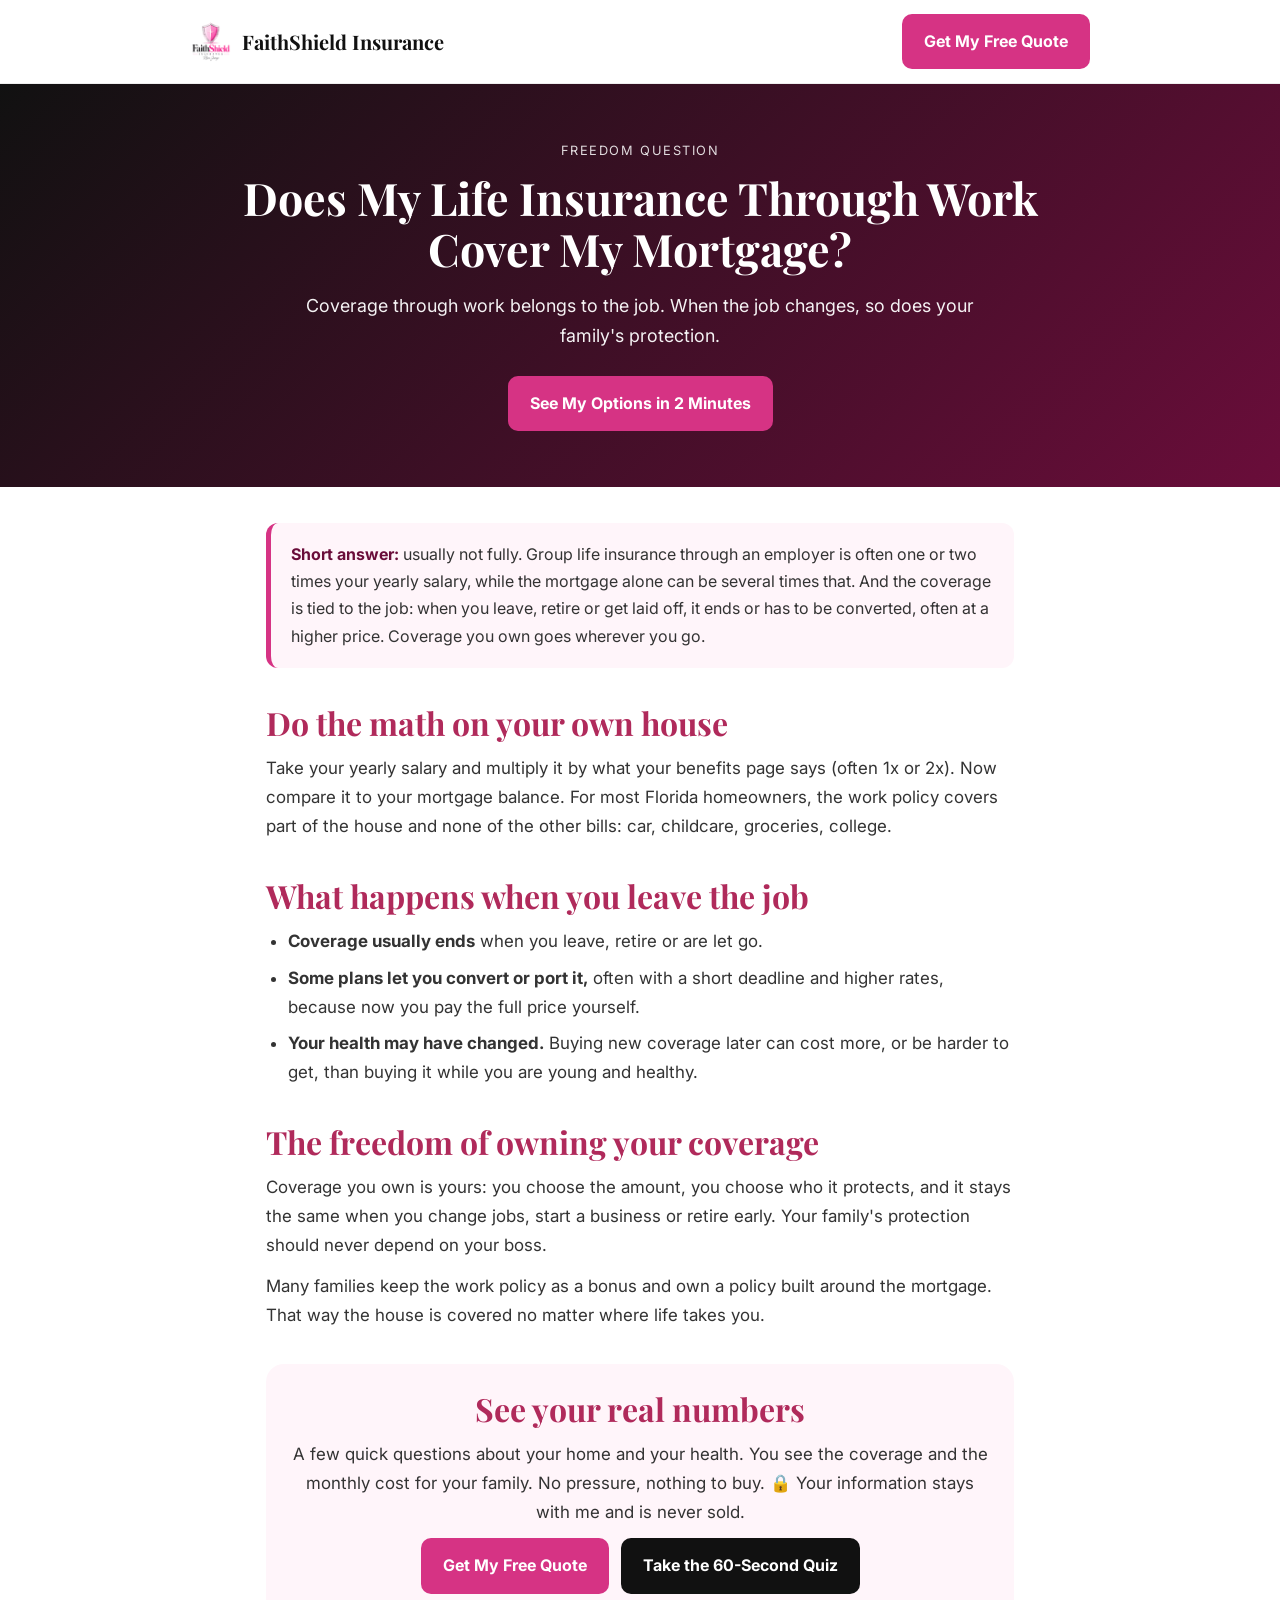
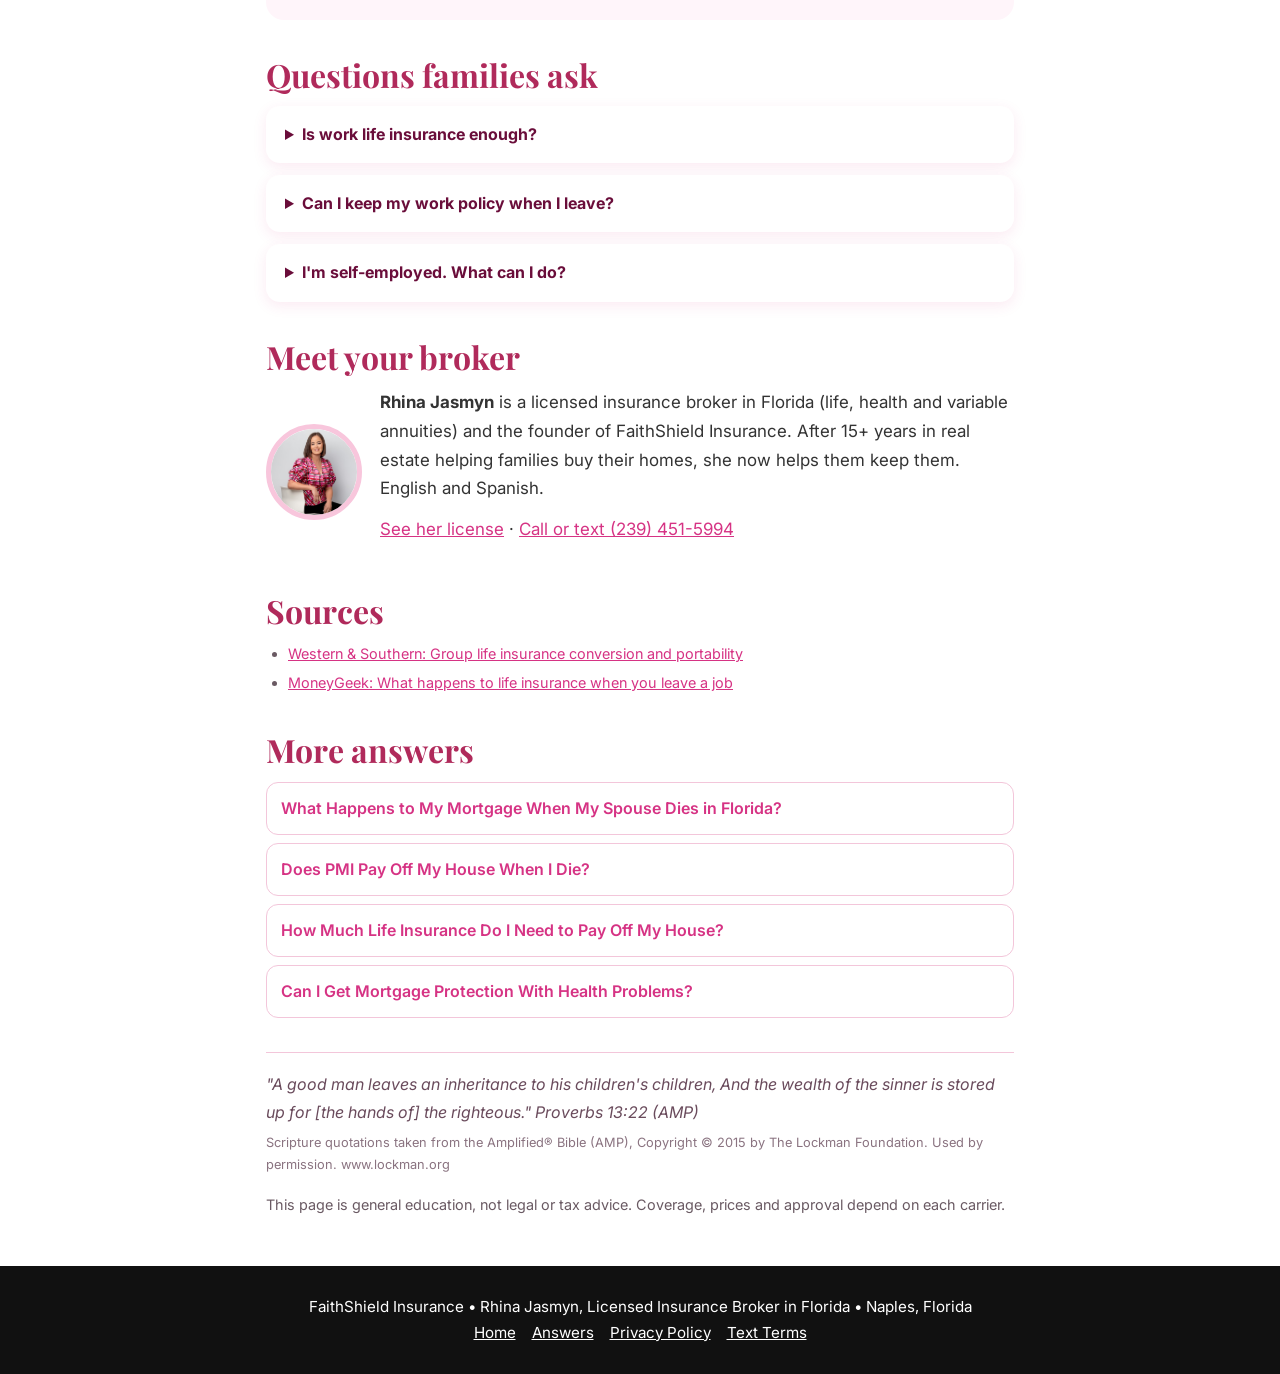
<file: answers/does-life-insurance-through-work-cover-my-mortgage.html>
<!DOCTYPE html>
<html lang="en">
<head>
<meta charset="UTF-8">
<meta name="viewport" content="width=device-width, initial-scale=1.0">
<title>Does My Life Insurance Through Work Cover My Mortgage? | FaithShield Insurance</title>
<meta name="description" content="Work life insurance is often one or two times your salary and stays with the job. Learn what happens when you leave, and why coverage you own goes wherever you go.">
<link rel="canonical" href="https://faithshieldlife.com/answers/does-life-insurance-through-work-cover-my-mortgage.html">
<meta name="robots" content="index, follow, max-image-preview:large">
<meta name="theme-color" content="#d63384">
<link rel="icon" type="image/png" href="../Faithshieldlogo.png">
<meta property="og:type" content="article">
<meta property="og:site_name" content="FaithShield Insurance">
<meta property="og:title" content="Does My Life Insurance Through Work Cover My Mortgage?">
<meta property="og:description" content="Work life insurance is often one or two times your salary and stays with the job. Learn what happens when you leave, and why coverage you own goes wherever you go.">
<meta property="og:url" content="https://faithshieldlife.com/answers/does-life-insurance-through-work-cover-my-mortgage.html">
<meta property="og:image" content="https://faithshieldlife.com/funnel-video-poster.jpg">
<meta name="twitter:card" content="summary_large_image">
<link href="https://fonts.googleapis.com/css2?family=Playfair+Display:wght@400;700&family=Inter:wght@400;500;600;700&display=swap" rel="stylesheet">
<link rel="stylesheet" href="answers.css">
<script type="application/ld+json">{"@context": "https://schema.org", "@graph": [{"@type": "Article", "headline": "Does My Life Insurance Through Work Cover My Mortgage?", "description": "Work life insurance is often one or two times your salary and stays with the job. Learn what happens when you leave, and why coverage you own goes wherever you go.", "author": {"@type": "Person", "name": "Rhina Jasmyn", "jobTitle": "Licensed Insurance Broker in Florida", "url": "https://faithshieldlife.com/"}, "publisher": {"@type": "Organization", "name": "FaithShield Insurance", "logo": {"@type": "ImageObject", "url": "https://faithshieldlife.com/Faithshieldlogo.png"}}, "datePublished": "2026-11-03", "dateModified": "2026-11-03", "mainEntityOfPage": "https://faithshieldlife.com/answers/does-life-insurance-through-work-cover-my-mortgage.html", "image": "https://faithshieldlife.com/funnel-video-poster.jpg"}, {"@type": "BreadcrumbList", "itemListElement": [{"@type": "ListItem", "position": 1, "name": "Home", "item": "https://faithshieldlife.com/"}, {"@type": "ListItem", "position": 2, "name": "Answers", "item": "https://faithshieldlife.com/answers/"}, {"@type": "ListItem", "position": 3, "name": "Does My Life Insurance Through Work Cover My Mortgage?", "item": "https://faithshieldlife.com/answers/does-life-insurance-through-work-cover-my-mortgage.html"}]}, {"@type": "FAQPage", "mainEntity": [{"@type": "Question", "name": "Is work life insurance enough?", "acceptedAnswer": {"@type": "Answer", "text": "For most homeowners it covers part of the mortgage and none of the other bills. It also stays with the job, so it can disappear when you need it most."}}, {"@type": "Question", "name": "Can I keep my work policy when I leave?", "acceptedAnswer": {"@type": "Answer", "text": "Some plans let you convert or port it, usually within a short window and at a higher cost. Check your benefits booklet for the exact deadline."}}, {"@type": "Question", "name": "I'm self-employed. What can I do?", "acceptedAnswer": {"@type": "Answer", "text": "You get to build your own protection from the start: coverage you own, sized to your mortgage and your family, that no job change can take away."}}]}]}</script>
</head>
<body>
<header><div class="in">
  <a class="brand" href="../"><img src="../Faithshieldlogo.png" alt="FaithShield Insurance logo" width="42" height="42">FaithShield Insurance</a>
  <a class="btn" href="https://dreamteam-faithshield.netlify.app/quote.html?src=answer-does-life-insurance-through-work-cover-m">Get My Free Quote</a>
</div></header>
<section class="hero">
  <div class="kicker">Freedom question</div>
  <h1>Does My Life Insurance Through Work Cover My Mortgage?</h1>
  <p>Coverage through work belongs to the job. When the job changes, so does your family&#x27;s protection.</p>
  <a class="btn" href="https://dreamteam-faithshield.netlify.app/quote.html?src=answer-does-life-insurance-through-work-cover-m">See My Options in 2 Minutes</a>
</section>
<main>
  <div class="short"><b>Short answer:</b> usually not fully. Group life insurance through an employer is often one or two times your yearly salary, while the mortgage alone can be several times that. And the coverage is tied to the job: when you leave, retire or get laid off, it ends or has to be converted, often at a higher price. Coverage you own goes wherever you go.</div>
  
  
<h2>Do the math on your own house</h2>
<p>Take your yearly salary and multiply it by what your benefits page says (often 1x or 2x). Now compare it to your mortgage balance. For most Florida homeowners, the work policy covers part of the house and none of the other bills: car, childcare, groceries, college.</p>
<h2>What happens when you leave the job</h2>
<ul>
<li><b>Coverage usually ends</b> when you leave, retire or are let go.</li>
<li><b>Some plans let you convert or port it,</b> often with a short deadline and higher rates, because now you pay the full price yourself.</li>
<li><b>Your health may have changed.</b> Buying new coverage later can cost more, or be harder to get, than buying it while you are young and healthy.</li>
</ul>
<h2>The freedom of owning your coverage</h2>
<p>Coverage you own is yours: you choose the amount, you choose who it protects, and it stays the same when you change jobs, start a business or retire early. Your family's protection should never depend on your boss.</p>
<p>Many families keep the work policy as a bonus and own a policy built around the mortgage. That way the house is covered no matter where life takes you.</p>

  <div class="cta">
    <h2>See your real numbers</h2>
    <p>A few quick questions about your home and your health. You see the coverage and the monthly cost for your family. No pressure, nothing to buy. 🔒 Your information stays with me and is never sold.</p>
    <div class="row"><a class="btn" href="https://dreamteam-faithshield.netlify.app/quote.html?src=answer-does-life-insurance-through-work-cover-m">Get My Free Quote</a><a class="btn dark" href="https://dreamteam-faithshield.netlify.app/quiz.html?src=answer-does-life-insurance-through-work-cover-m">Take the 60-Second Quiz</a></div>
  </div>
  <h2>Questions families ask</h2>
  <details><summary>Is work life insurance enough?</summary><p>For most homeowners it covers part of the mortgage and none of the other bills. It also stays with the job, so it can disappear when you need it most.</p></details><details><summary>Can I keep my work policy when I leave?</summary><p>Some plans let you convert or port it, usually within a short window and at a higher cost. Check your benefits booklet for the exact deadline.</p></details><details><summary>I&#x27;m self-employed. What can I do?</summary><p>You get to build your own protection from the start: coverage you own, sized to your mortgage and your family, that no job change can take away.</p></details>
  <h2>Meet your broker</h2>
  <div class="about"><img src="../Rhinajasmynpicture.jpg" alt="Rhina Jasmyn, licensed insurance broker in Florida" loading="lazy">
    <div><p><b>Rhina Jasmyn</b> is a licensed insurance broker in Florida (life, health and variable annuities) and the founder of FaithShield Insurance. After 15+ years in real estate helping families buy their homes, she now helps them keep them. English and Spanish.</p>
    <p><a href="https://dreamteam-faithshield.netlify.app/credentials.html">See her license</a> · <a href="tel:+12394515994">Call or text (239) 451-5994</a></p></div></div>
  <h2>Sources</h2><ul class="src"><li><a href="https://westernsouthern.com/life-insurance/group-life-insurance-conversion-and-portability" rel="noopener" target="_blank">Western &amp; Southern: Group life insurance conversion and portability</a></li><li><a href="https://www.moneygeek.com/insurance/life/what-happens-to-life-insurance-when-you-leave-a-job" rel="noopener" target="_blank">MoneyGeek: What happens to life insurance when you leave a job</a></li></ul>
  <h2>More answers</h2>
  <div class="more"><a href="what-happens-to-my-mortgage-when-my-spouse-dies-florida.html">What Happens to My Mortgage When My Spouse Dies in Florida?</a><a href="does-pmi-pay-off-my-house-when-i-die.html">Does PMI Pay Off My House When I Die?</a><a href="how-much-life-insurance-to-pay-off-my-house.html">How Much Life Insurance Do I Need to Pay Off My House?</a><a href="can-i-get-mortgage-protection-with-health-problems.html">Can I Get Mortgage Protection With Health Problems?</a></div>
  <div class="verse">"A good man leaves an inheritance to his children&#x27;s children, And the wealth of the sinner is stored up for [the hands of] the righteous." Proverbs 13:22 (AMP)<small>Scripture quotations taken from the Amplified® Bible (AMP), Copyright © 2015 by The Lockman Foundation. Used by permission. www.lockman.org</small></div>
  <p class="src" style="margin-top:18px">This page is general education, not legal or tax advice. Coverage, prices and approval depend on each carrier.</p>
</main>
<footer>
  FaithShield Insurance • Rhina Jasmyn, Licensed Insurance Broker in Florida • Naples, Florida<br>
  <a href="../">Home</a><a href="./">Answers</a><a href="../privacy-policy.html">Privacy Policy</a><a href="../opt-in.html">Text Terms</a>
</footer>
<script src="../ws.js" data-endpoint="https://dreamteam-faithshield.netlify.app/.netlify/functions/site-signal" data-site="faithshield" defer></script>
</body>
</html>
</file>
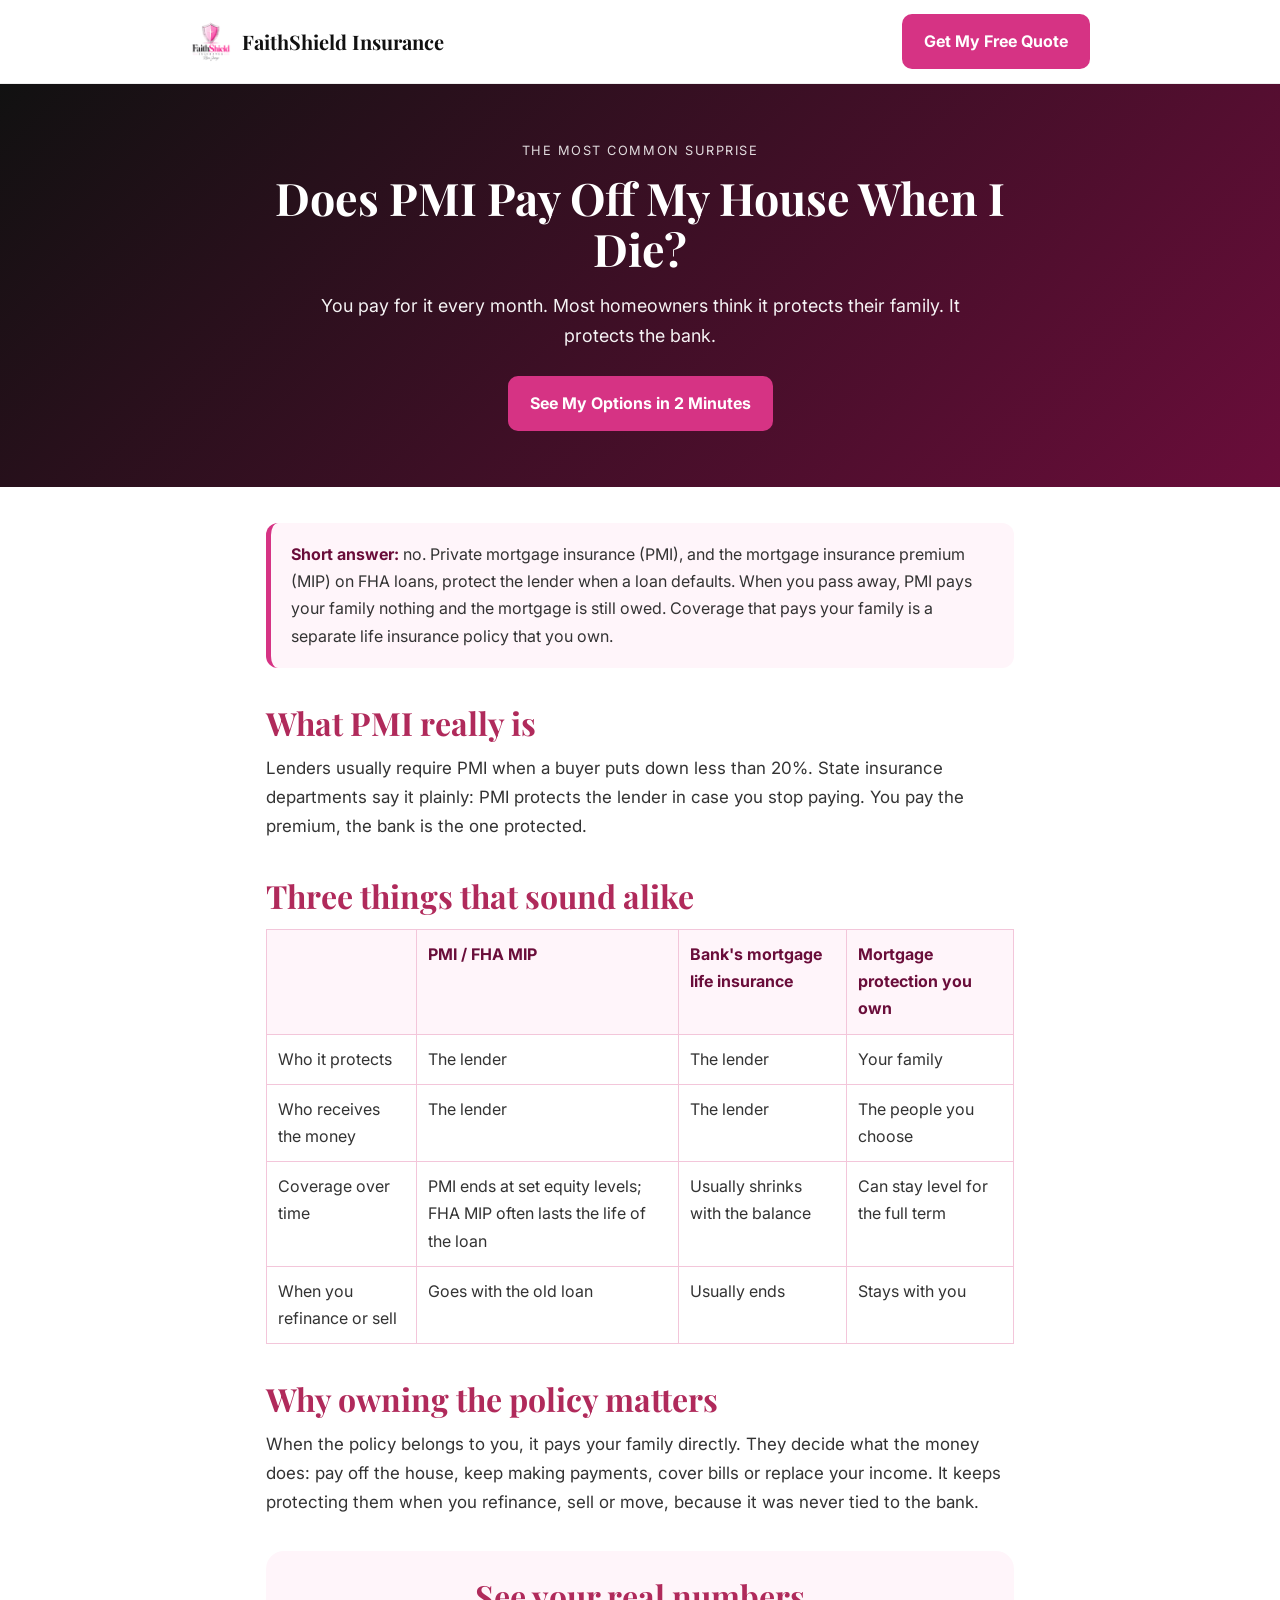
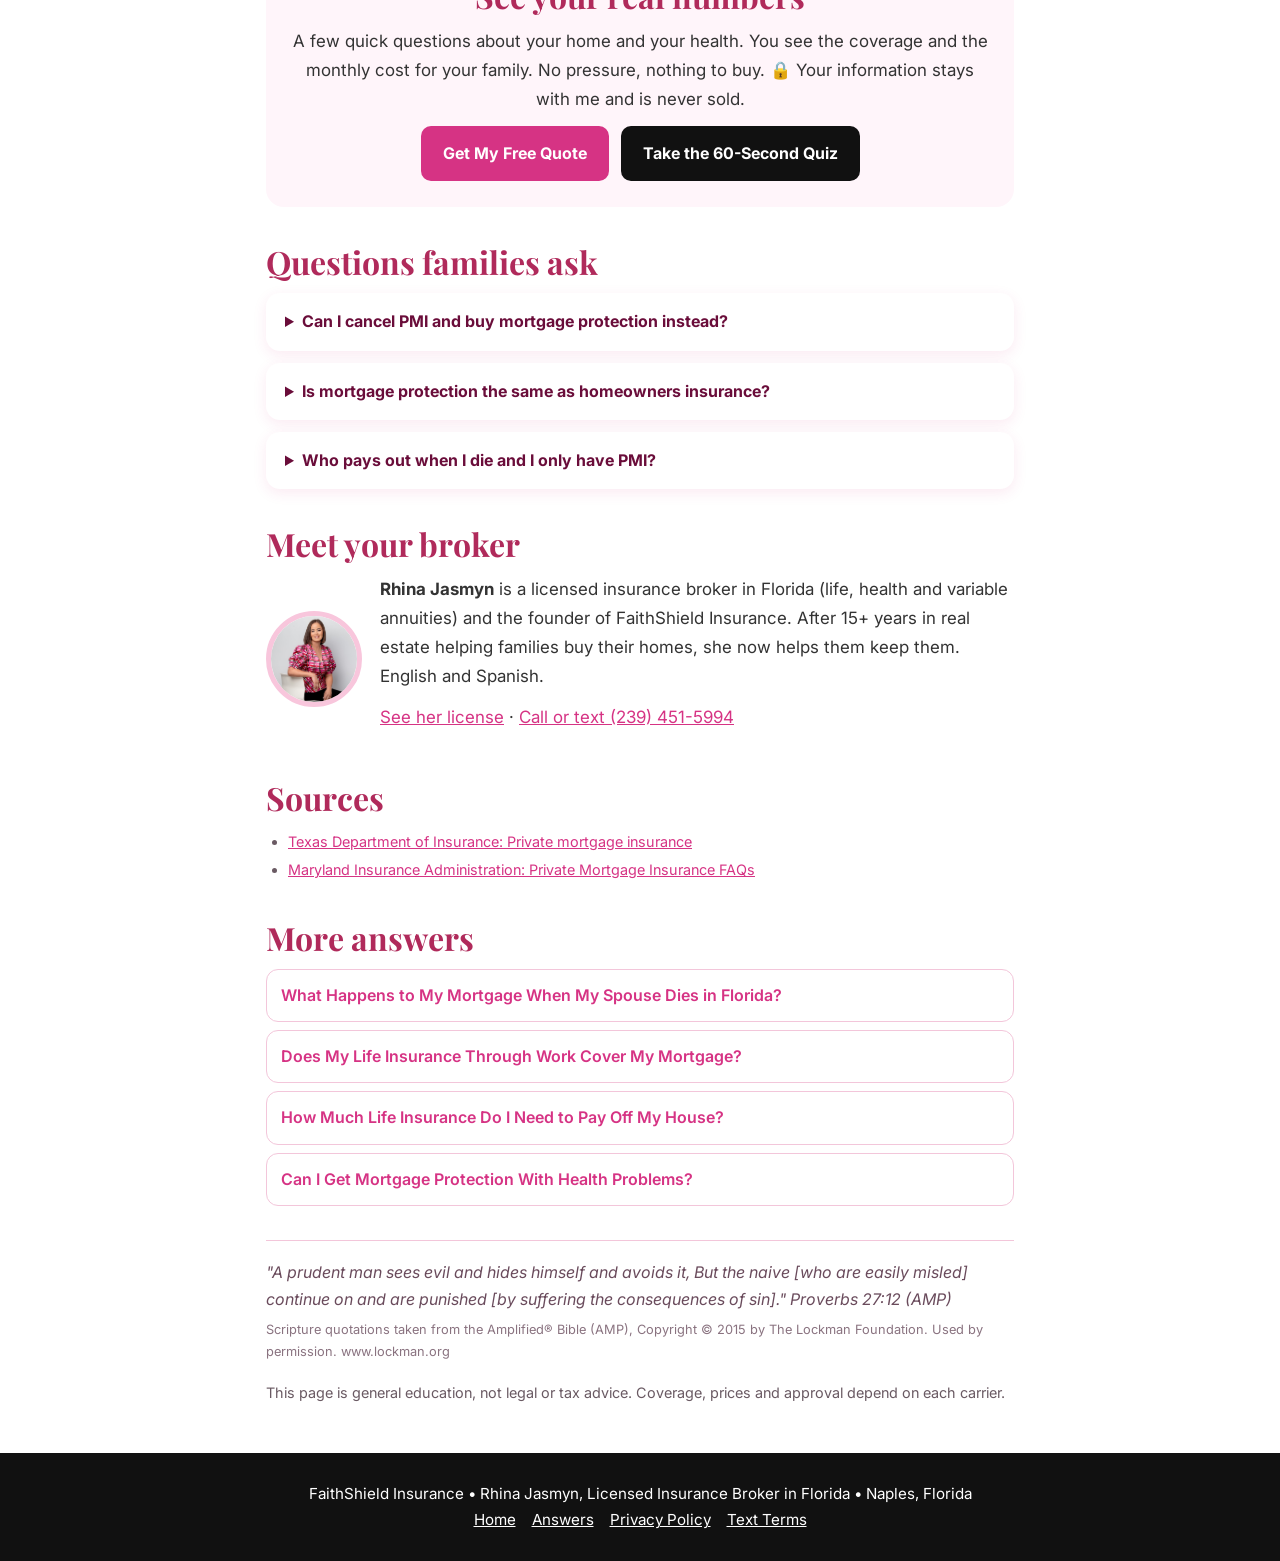
<file: answers/does-pmi-pay-off-my-house-when-i-die.html>
<!DOCTYPE html>
<html lang="en">
<head>
<meta charset="UTF-8">
<meta name="viewport" content="width=device-width, initial-scale=1.0">
<title>Does PMI Pay Off My House When I Die? | FaithShield Insurance</title>
<meta name="description" content="No. PMI protects your lender, not your family. Learn the difference between PMI, the bank&#x27;s mortgage life insurance and mortgage protection you own.">
<link rel="canonical" href="https://faithshieldlife.com/answers/does-pmi-pay-off-my-house-when-i-die.html">
<meta name="robots" content="index, follow, max-image-preview:large">
<meta name="theme-color" content="#d63384">
<link rel="icon" type="image/png" href="../Faithshieldlogo.png">
<meta property="og:type" content="article">
<meta property="og:site_name" content="FaithShield Insurance">
<meta property="og:title" content="Does PMI Pay Off My House When I Die?">
<meta property="og:description" content="No. PMI protects your lender, not your family. Learn the difference between PMI, the bank&#x27;s mortgage life insurance and mortgage protection you own.">
<meta property="og:url" content="https://faithshieldlife.com/answers/does-pmi-pay-off-my-house-when-i-die.html">
<meta property="og:image" content="https://faithshieldlife.com/funnel-video-poster.jpg">
<meta name="twitter:card" content="summary_large_image">
<link href="https://fonts.googleapis.com/css2?family=Playfair+Display:wght@400;700&family=Inter:wght@400;500;600;700&display=swap" rel="stylesheet">
<link rel="stylesheet" href="answers.css">
<script type="application/ld+json">{"@context": "https://schema.org", "@graph": [{"@type": "Article", "headline": "Does PMI Pay Off My House When I Die?", "description": "No. PMI protects your lender, not your family. Learn the difference between PMI, the bank's mortgage life insurance and mortgage protection you own.", "author": {"@type": "Person", "name": "Rhina Jasmyn", "jobTitle": "Licensed Insurance Broker in Florida", "url": "https://faithshieldlife.com/"}, "publisher": {"@type": "Organization", "name": "FaithShield Insurance", "logo": {"@type": "ImageObject", "url": "https://faithshieldlife.com/Faithshieldlogo.png"}}, "datePublished": "2026-11-03", "dateModified": "2026-11-03", "mainEntityOfPage": "https://faithshieldlife.com/answers/does-pmi-pay-off-my-house-when-i-die.html", "image": "https://faithshieldlife.com/funnel-video-poster.jpg"}, {"@type": "BreadcrumbList", "itemListElement": [{"@type": "ListItem", "position": 1, "name": "Home", "item": "https://faithshieldlife.com/"}, {"@type": "ListItem", "position": 2, "name": "Answers", "item": "https://faithshieldlife.com/answers/"}, {"@type": "ListItem", "position": 3, "name": "Does PMI Pay Off My House When I Die?", "item": "https://faithshieldlife.com/answers/does-pmi-pay-off-my-house-when-i-die.html"}]}, {"@type": "FAQPage", "mainEntity": [{"@type": "Question", "name": "Can I cancel PMI and buy mortgage protection instead?", "acceptedAnswer": {"@type": "Answer", "text": "They do different jobs. PMI is a requirement of your loan until you reach the equity your lender needs. Mortgage protection is the coverage that protects your family. Most homeowners with PMI need both for a while."}}, {"@type": "Question", "name": "Is mortgage protection the same as homeowners insurance?", "acceptedAnswer": {"@type": "Answer", "text": "No. Homeowners insurance covers damage to the house. Mortgage protection is life insurance that pays your family when you pass away, and many plans include living benefits for serious illness."}}, {"@type": "Question", "name": "Who pays out when I die and I only have PMI?", "acceptedAnswer": {"@type": "Answer", "text": "Nobody pays your family. The loan is still owed by your spouse or your estate."}}]}]}</script>
</head>
<body>
<header><div class="in">
  <a class="brand" href="../"><img src="../Faithshieldlogo.png" alt="FaithShield Insurance logo" width="42" height="42">FaithShield Insurance</a>
  <a class="btn" href="https://dreamteam-faithshield.netlify.app/quote.html?src=answer-does-pmi-pay-off-my-house-when-i-die">Get My Free Quote</a>
</div></header>
<section class="hero">
  <div class="kicker">The most common surprise</div>
  <h1>Does PMI Pay Off My House When I Die?</h1>
  <p>You pay for it every month. Most homeowners think it protects their family. It protects the bank.</p>
  <a class="btn" href="https://dreamteam-faithshield.netlify.app/quote.html?src=answer-does-pmi-pay-off-my-house-when-i-die">See My Options in 2 Minutes</a>
</section>
<main>
  <div class="short"><b>Short answer:</b> no. Private mortgage insurance (PMI), and the mortgage insurance premium (MIP) on FHA loans, protect the lender when a loan defaults. When you pass away, PMI pays your family nothing and the mortgage is still owed. Coverage that pays your family is a separate life insurance policy that you own.</div>
  
  
<h2>What PMI really is</h2>
<p>Lenders usually require PMI when a buyer puts down less than 20%. State insurance departments say it plainly: PMI protects the lender in case you stop paying. You pay the premium, the bank is the one protected.</p>
<h2>Three things that sound alike</h2>
<table class="compare"><tr><th></th><th>PMI / FHA MIP</th><th>Bank's mortgage life insurance</th><th>Mortgage protection you own</th></tr>
<tr><td>Who it protects</td><td>The lender</td><td>The lender</td><td>Your family</td></tr>
<tr><td>Who receives the money</td><td>The lender</td><td>The lender</td><td>The people you choose</td></tr>
<tr><td>Coverage over time</td><td>PMI ends at set equity levels; FHA MIP often lasts the life of the loan</td><td>Usually shrinks with the balance</td><td>Can stay level for the full term</td></tr>
<tr><td>When you refinance or sell</td><td>Goes with the old loan</td><td>Usually ends</td><td>Stays with you</td></tr></table>
<h2>Why owning the policy matters</h2>
<p>When the policy belongs to you, it pays your family directly. They decide what the money does: pay off the house, keep making payments, cover bills or replace your income. It keeps protecting them when you refinance, sell or move, because it was never tied to the bank.</p>

  <div class="cta">
    <h2>See your real numbers</h2>
    <p>A few quick questions about your home and your health. You see the coverage and the monthly cost for your family. No pressure, nothing to buy. 🔒 Your information stays with me and is never sold.</p>
    <div class="row"><a class="btn" href="https://dreamteam-faithshield.netlify.app/quote.html?src=answer-does-pmi-pay-off-my-house-when-i-die">Get My Free Quote</a><a class="btn dark" href="https://dreamteam-faithshield.netlify.app/quiz.html?src=answer-does-pmi-pay-off-my-house-when-i-die">Take the 60-Second Quiz</a></div>
  </div>
  <h2>Questions families ask</h2>
  <details><summary>Can I cancel PMI and buy mortgage protection instead?</summary><p>They do different jobs. PMI is a requirement of your loan until you reach the equity your lender needs. Mortgage protection is the coverage that protects your family. Most homeowners with PMI need both for a while.</p></details><details><summary>Is mortgage protection the same as homeowners insurance?</summary><p>No. Homeowners insurance covers damage to the house. Mortgage protection is life insurance that pays your family when you pass away, and many plans include living benefits for serious illness.</p></details><details><summary>Who pays out when I die and I only have PMI?</summary><p>Nobody pays your family. The loan is still owed by your spouse or your estate.</p></details>
  <h2>Meet your broker</h2>
  <div class="about"><img src="../Rhinajasmynpicture.jpg" alt="Rhina Jasmyn, licensed insurance broker in Florida" loading="lazy">
    <div><p><b>Rhina Jasmyn</b> is a licensed insurance broker in Florida (life, health and variable annuities) and the founder of FaithShield Insurance. After 15+ years in real estate helping families buy their homes, she now helps them keep them. English and Spanish.</p>
    <p><a href="https://dreamteam-faithshield.netlify.app/credentials.html">See her license</a> · <a href="tel:+12394515994">Call or text (239) 451-5994</a></p></div></div>
  <h2>Sources</h2><ul class="src"><li><a href="https://tdi.texas.gov/tips/private-mortgage-insurance.html" rel="noopener" target="_blank">Texas Department of Insurance: Private mortgage insurance</a></li><li><a href="https://insurance.maryland.gov/Consumer/Pages/Private-Mortgage-Insurance.aspx" rel="noopener" target="_blank">Maryland Insurance Administration: Private Mortgage Insurance FAQs</a></li></ul>
  <h2>More answers</h2>
  <div class="more"><a href="what-happens-to-my-mortgage-when-my-spouse-dies-florida.html">What Happens to My Mortgage When My Spouse Dies in Florida?</a><a href="does-life-insurance-through-work-cover-my-mortgage.html">Does My Life Insurance Through Work Cover My Mortgage?</a><a href="how-much-life-insurance-to-pay-off-my-house.html">How Much Life Insurance Do I Need to Pay Off My House?</a><a href="can-i-get-mortgage-protection-with-health-problems.html">Can I Get Mortgage Protection With Health Problems?</a></div>
  <div class="verse">"A prudent man sees evil and hides himself and avoids it, But the naive [who are easily misled] continue on and are punished [by suffering the consequences of sin]." Proverbs 27:12 (AMP)<small>Scripture quotations taken from the Amplified® Bible (AMP), Copyright © 2015 by The Lockman Foundation. Used by permission. www.lockman.org</small></div>
  <p class="src" style="margin-top:18px">This page is general education, not legal or tax advice. Coverage, prices and approval depend on each carrier.</p>
</main>
<footer>
  FaithShield Insurance • Rhina Jasmyn, Licensed Insurance Broker in Florida • Naples, Florida<br>
  <a href="../">Home</a><a href="./">Answers</a><a href="../privacy-policy.html">Privacy Policy</a><a href="../opt-in.html">Text Terms</a>
</footer>
<script src="../ws.js" data-endpoint="https://dreamteam-faithshield.netlify.app/.netlify/functions/site-signal" data-site="faithshield" defer></script>
</body>
</html>
</file>
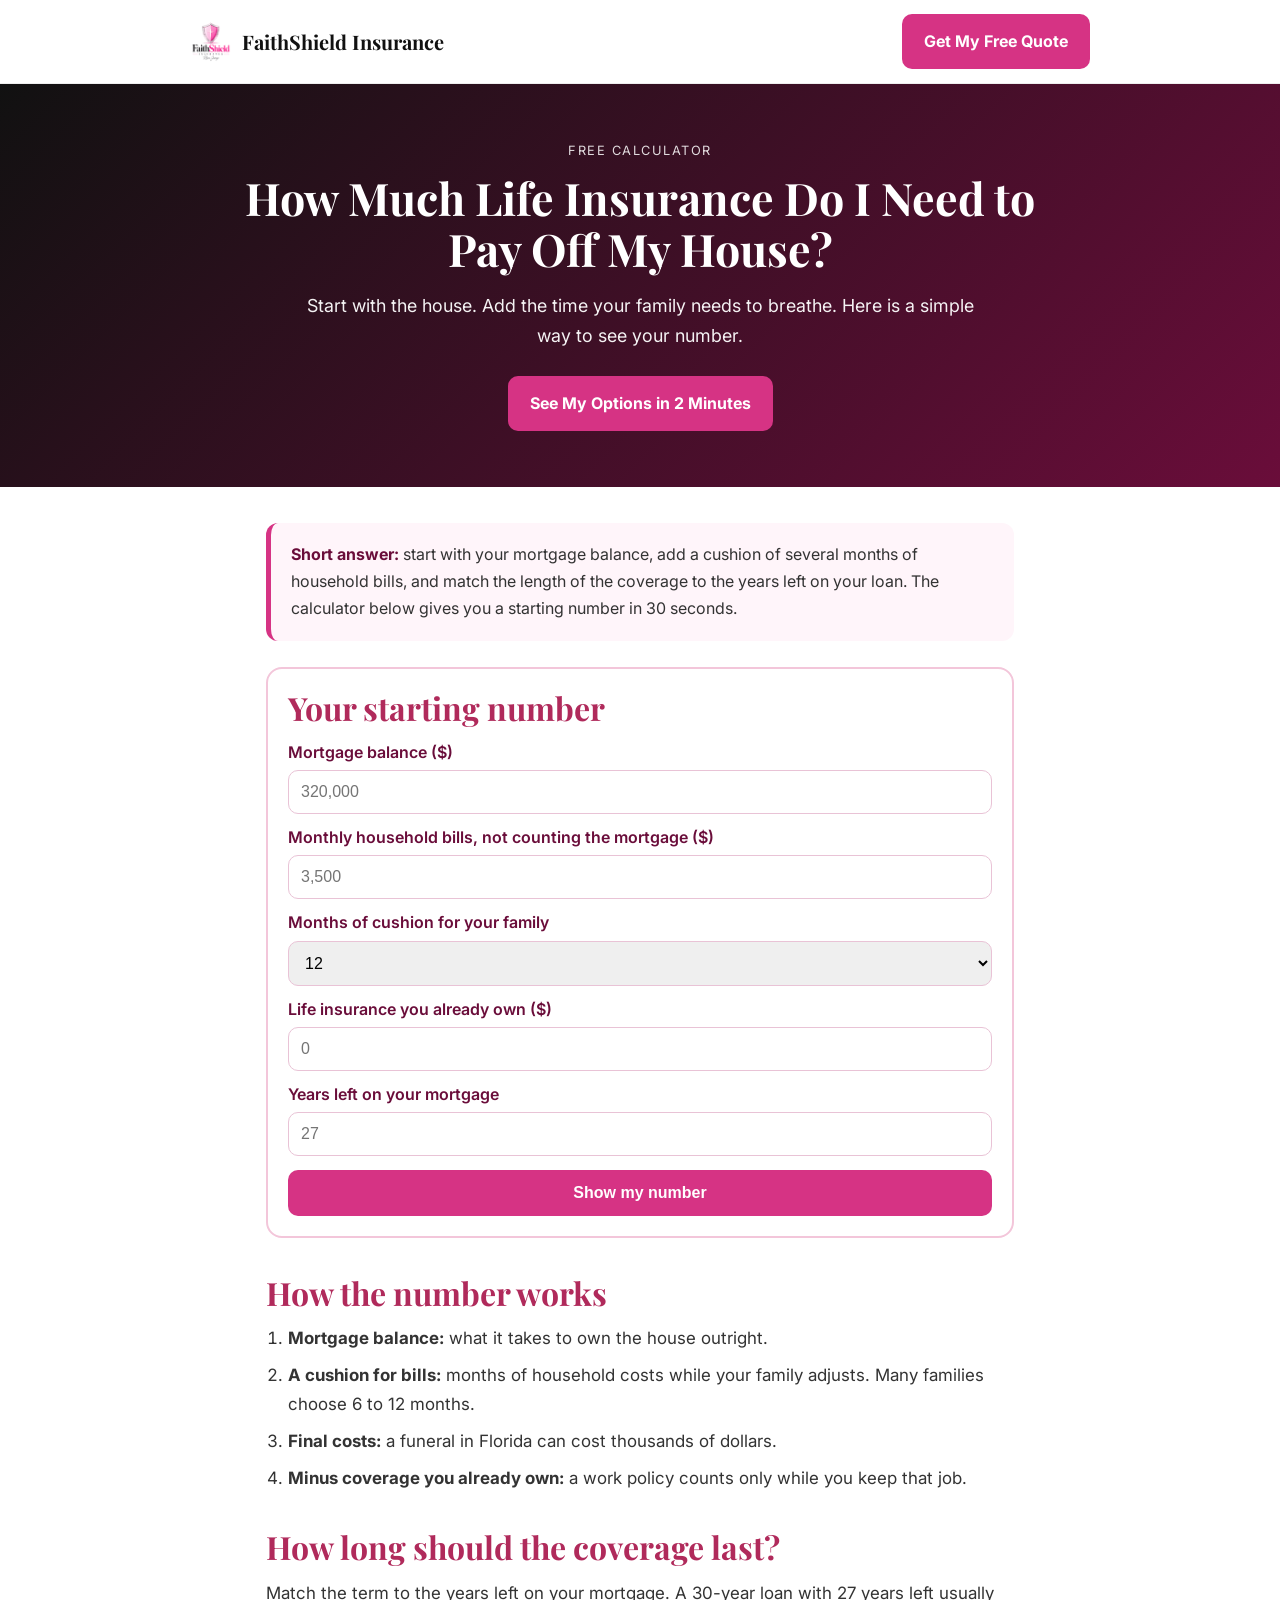
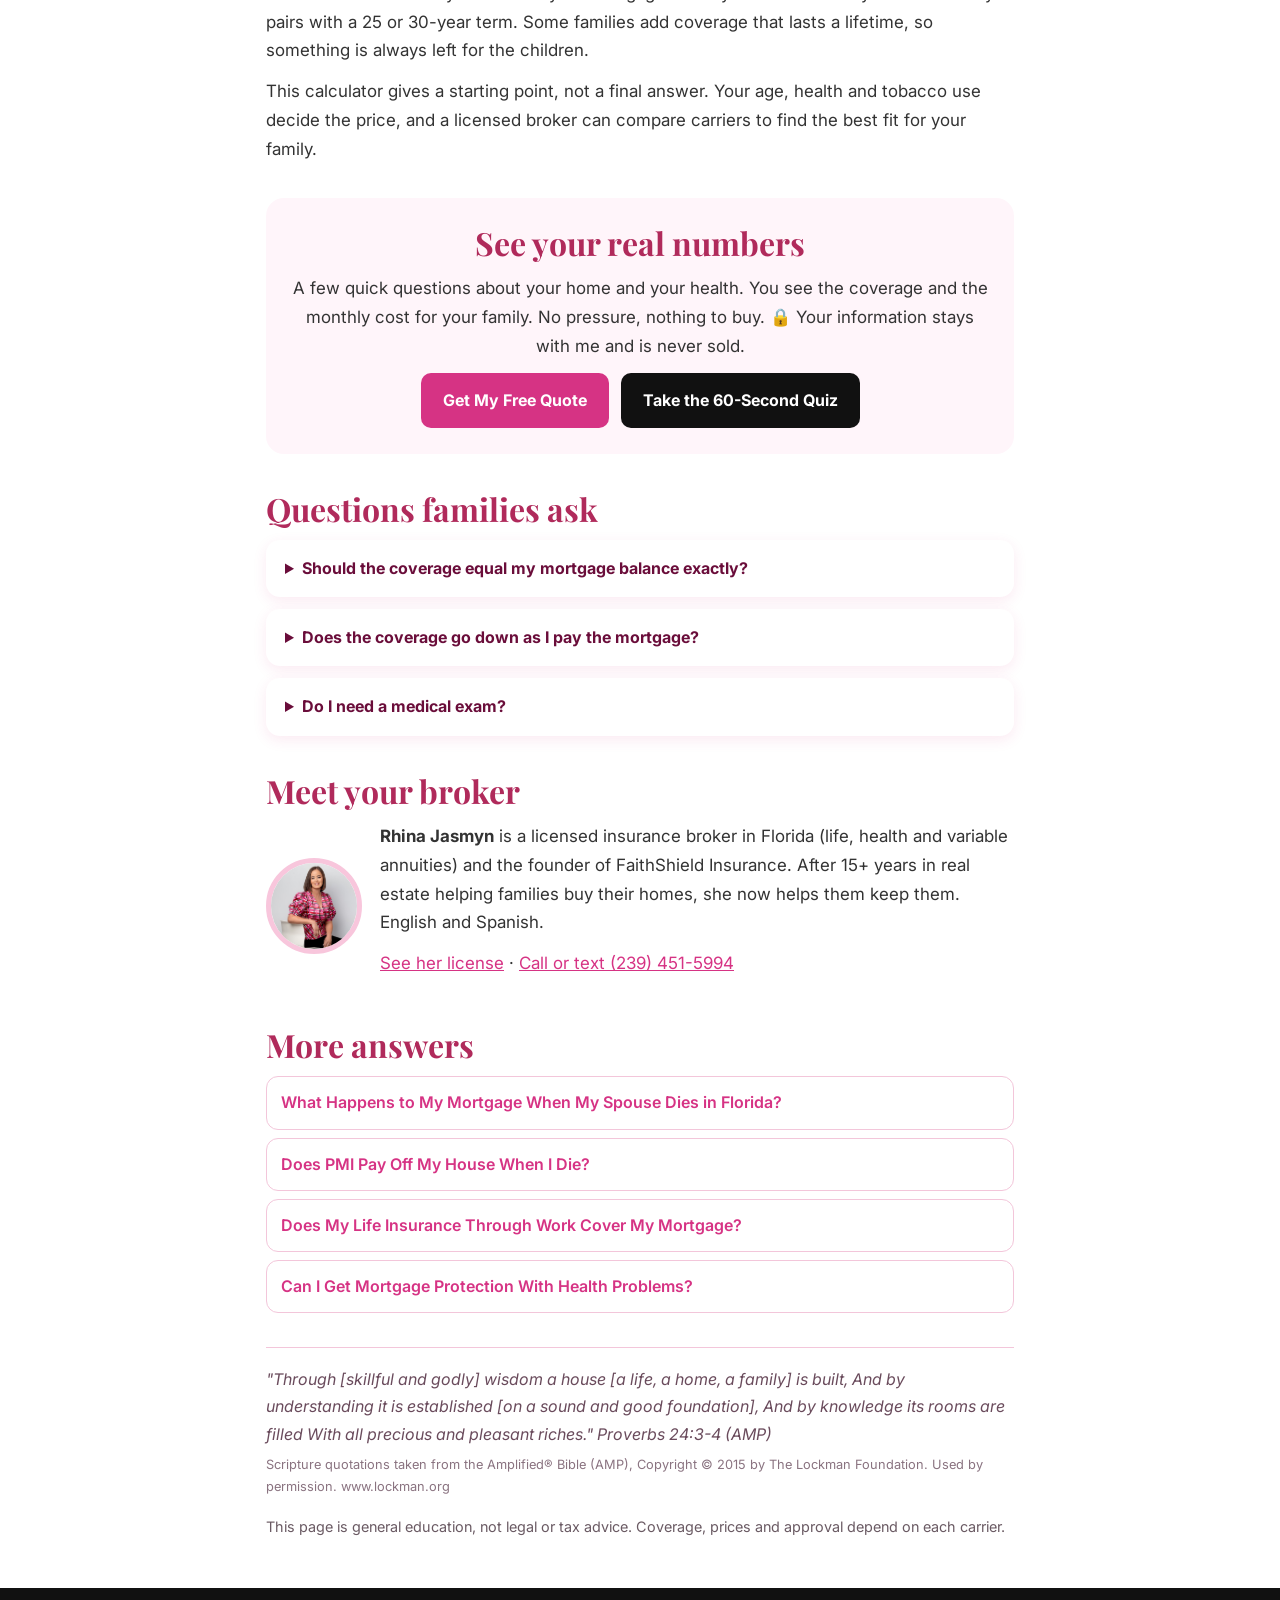
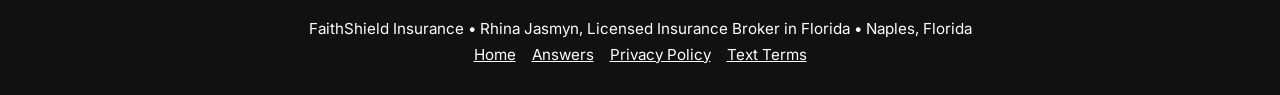
<file: answers/how-much-life-insurance-to-pay-off-my-house.html>
<!DOCTYPE html>
<html lang="en">
<head>
<meta charset="UTF-8">
<meta name="viewport" content="width=device-width, initial-scale=1.0">
<title>How Much Life Insurance Do I Need to Pay Off My House? | FaithShield Insurance</title>
<meta name="description" content="A simple Florida calculator: your mortgage balance, a cushion for bills, and the years left on your loan. See a starting coverage amount in 30 seconds.">
<link rel="canonical" href="https://faithshieldlife.com/answers/how-much-life-insurance-to-pay-off-my-house.html">
<meta name="robots" content="index, follow, max-image-preview:large">
<meta name="theme-color" content="#d63384">
<link rel="icon" type="image/png" href="../Faithshieldlogo.png">
<meta property="og:type" content="article">
<meta property="og:site_name" content="FaithShield Insurance">
<meta property="og:title" content="How Much Life Insurance Do I Need to Pay Off My House?">
<meta property="og:description" content="A simple Florida calculator: your mortgage balance, a cushion for bills, and the years left on your loan. See a starting coverage amount in 30 seconds.">
<meta property="og:url" content="https://faithshieldlife.com/answers/how-much-life-insurance-to-pay-off-my-house.html">
<meta property="og:image" content="https://faithshieldlife.com/funnel-video-poster.jpg">
<meta name="twitter:card" content="summary_large_image">
<link href="https://fonts.googleapis.com/css2?family=Playfair+Display:wght@400;700&family=Inter:wght@400;500;600;700&display=swap" rel="stylesheet">
<link rel="stylesheet" href="answers.css">
<script type="application/ld+json">{"@context": "https://schema.org", "@graph": [{"@type": "Article", "headline": "How Much Life Insurance Do I Need to Pay Off My House?", "description": "A simple Florida calculator: your mortgage balance, a cushion for bills, and the years left on your loan. See a starting coverage amount in 30 seconds.", "author": {"@type": "Person", "name": "Rhina Jasmyn", "jobTitle": "Licensed Insurance Broker in Florida", "url": "https://faithshieldlife.com/"}, "publisher": {"@type": "Organization", "name": "FaithShield Insurance", "logo": {"@type": "ImageObject", "url": "https://faithshieldlife.com/Faithshieldlogo.png"}}, "datePublished": "2026-11-03", "dateModified": "2026-11-03", "mainEntityOfPage": "https://faithshieldlife.com/answers/how-much-life-insurance-to-pay-off-my-house.html", "image": "https://faithshieldlife.com/funnel-video-poster.jpg"}, {"@type": "BreadcrumbList", "itemListElement": [{"@type": "ListItem", "position": 1, "name": "Home", "item": "https://faithshieldlife.com/"}, {"@type": "ListItem", "position": 2, "name": "Answers", "item": "https://faithshieldlife.com/answers/"}, {"@type": "ListItem", "position": 3, "name": "How Much Life Insurance Do I Need to Pay Off My House?", "item": "https://faithshieldlife.com/answers/how-much-life-insurance-to-pay-off-my-house.html"}]}, {"@type": "FAQPage", "mainEntity": [{"@type": "Question", "name": "Should the coverage equal my mortgage balance exactly?", "acceptedAnswer": {"@type": "Answer", "text": "That is the minimum most families start with. A cushion for bills gives your family time to grieve instead of rushing to sell."}}, {"@type": "Question", "name": "Does the coverage go down as I pay the mortgage?", "acceptedAnswer": {"@type": "Answer", "text": "Not with a policy you own. Many term plans stay level, so the money left after the house is paid goes to your family."}}, {"@type": "Question", "name": "Do I need a medical exam?", "acceptedAnswer": {"@type": "Answer", "text": "Many plans have no medical exam. You answer health questions by phone, and some families are approved the same day."}}]}]}</script>
</head>
<body>
<header><div class="in">
  <a class="brand" href="../"><img src="../Faithshieldlogo.png" alt="FaithShield Insurance logo" width="42" height="42">FaithShield Insurance</a>
  <a class="btn" href="https://dreamteam-faithshield.netlify.app/quote.html?src=answer-how-much-life-insurance-to-pay-off-my-ho">Get My Free Quote</a>
</div></header>
<section class="hero">
  <div class="kicker">Free calculator</div>
  <h1>How Much Life Insurance Do I Need to Pay Off My House?</h1>
  <p>Start with the house. Add the time your family needs to breathe. Here is a simple way to see your number.</p>
  <a class="btn" href="https://dreamteam-faithshield.netlify.app/quote.html?src=answer-how-much-life-insurance-to-pay-off-my-ho">See My Options in 2 Minutes</a>
</section>
<main>
  <div class="short"><b>Short answer:</b> start with your mortgage balance, add a cushion of several months of household bills, and match the length of the coverage to the years left on your loan. The calculator below gives you a starting number in 30 seconds.</div>
  <div class="calc" data-ws-ignore>
<h2 style="margin-top:0">Your starting number</h2>
<label for="c_bal">Mortgage balance ($)</label><input id="c_bal" inputmode="numeric" placeholder="320,000">
<label for="c_bills">Monthly household bills, not counting the mortgage ($)</label><input id="c_bills" inputmode="numeric" placeholder="3,500">
<label for="c_months">Months of cushion for your family</label><select id="c_months"><option>6</option><option selected>12</option><option>18</option><option>24</option></select>
<label for="c_have">Life insurance you already own ($)</label><input id="c_have" inputmode="numeric" placeholder="0">
<label for="c_years">Years left on your mortgage</label><input id="c_years" inputmode="numeric" placeholder="27">
<button class="btn" type="button" id="c_go" style="margin-top:14px;width:100%">Show my number</button>
<div class="out" id="c_out"></div></div>
<script>
(function(){var n=function(id){return +String(document.getElementById(id).value||"").replace(/[^0-9.]/g,"")||0};
document.getElementById("c_go").onclick=function(){var need=n("c_bal")+n("c_bills")*(+document.getElementById("c_months").value)+15000-n("c_have");need=Math.max(0,Math.ceil(need/25000)*25000);
var y=n("c_years"),term=y<=10?10:y<=15?15:y<=20?20:y<=25?25:30,o=document.getElementById("c_out");o.style.display="block";
o.innerHTML='Starting coverage amount<b>$'+need.toLocaleString()+'</b>'+(y?'Suggested length: a '+term+'-year term (matches the years left on your mortgage).<br>':'')+'Includes $15,000 for final costs. <a class="btn" style="margin-top:12px;display:inline-block" href="https://dreamteam-faithshield.netlify.app/quote.html?src=answer-how-much-life-insurance-to-pay-off-my-ho">See what this costs for my family</a>';};})();
</script>
  
<h2>How the number works</h2>
<ol>
<li><b>Mortgage balance:</b> what it takes to own the house outright.</li>
<li><b>A cushion for bills:</b> months of household costs while your family adjusts. Many families choose 6 to 12 months.</li>
<li><b>Final costs:</b> a funeral in Florida can cost thousands of dollars.</li>
<li><b>Minus coverage you already own:</b> a work policy counts only while you keep that job.</li>
</ol>
<h2>How long should the coverage last?</h2>
<p>Match the term to the years left on your mortgage. A 30-year loan with 27 years left usually pairs with a 25 or 30-year term. Some families add coverage that lasts a lifetime, so something is always left for the children.</p>
<p>This calculator gives a starting point, not a final answer. Your age, health and tobacco use decide the price, and a licensed broker can compare carriers to find the best fit for your family.</p>

  <div class="cta">
    <h2>See your real numbers</h2>
    <p>A few quick questions about your home and your health. You see the coverage and the monthly cost for your family. No pressure, nothing to buy. 🔒 Your information stays with me and is never sold.</p>
    <div class="row"><a class="btn" href="https://dreamteam-faithshield.netlify.app/quote.html?src=answer-how-much-life-insurance-to-pay-off-my-ho">Get My Free Quote</a><a class="btn dark" href="https://dreamteam-faithshield.netlify.app/quiz.html?src=answer-how-much-life-insurance-to-pay-off-my-ho">Take the 60-Second Quiz</a></div>
  </div>
  <h2>Questions families ask</h2>
  <details><summary>Should the coverage equal my mortgage balance exactly?</summary><p>That is the minimum most families start with. A cushion for bills gives your family time to grieve instead of rushing to sell.</p></details><details><summary>Does the coverage go down as I pay the mortgage?</summary><p>Not with a policy you own. Many term plans stay level, so the money left after the house is paid goes to your family.</p></details><details><summary>Do I need a medical exam?</summary><p>Many plans have no medical exam. You answer health questions by phone, and some families are approved the same day.</p></details>
  <h2>Meet your broker</h2>
  <div class="about"><img src="../Rhinajasmynpicture.jpg" alt="Rhina Jasmyn, licensed insurance broker in Florida" loading="lazy">
    <div><p><b>Rhina Jasmyn</b> is a licensed insurance broker in Florida (life, health and variable annuities) and the founder of FaithShield Insurance. After 15+ years in real estate helping families buy their homes, she now helps them keep them. English and Spanish.</p>
    <p><a href="https://dreamteam-faithshield.netlify.app/credentials.html">See her license</a> · <a href="tel:+12394515994">Call or text (239) 451-5994</a></p></div></div>
  
  <h2>More answers</h2>
  <div class="more"><a href="what-happens-to-my-mortgage-when-my-spouse-dies-florida.html">What Happens to My Mortgage When My Spouse Dies in Florida?</a><a href="does-pmi-pay-off-my-house-when-i-die.html">Does PMI Pay Off My House When I Die?</a><a href="does-life-insurance-through-work-cover-my-mortgage.html">Does My Life Insurance Through Work Cover My Mortgage?</a><a href="can-i-get-mortgage-protection-with-health-problems.html">Can I Get Mortgage Protection With Health Problems?</a></div>
  <div class="verse">"Through [skillful and godly] wisdom a house [a life, a home, a family] is built, And by understanding it is established [on a sound and good foundation], And by knowledge its rooms are filled With all precious and pleasant riches." Proverbs 24:3-4 (AMP)<small>Scripture quotations taken from the Amplified® Bible (AMP), Copyright © 2015 by The Lockman Foundation. Used by permission. www.lockman.org</small></div>
  <p class="src" style="margin-top:18px">This page is general education, not legal or tax advice. Coverage, prices and approval depend on each carrier.</p>
</main>
<footer>
  FaithShield Insurance • Rhina Jasmyn, Licensed Insurance Broker in Florida • Naples, Florida<br>
  <a href="../">Home</a><a href="./">Answers</a><a href="../privacy-policy.html">Privacy Policy</a><a href="../opt-in.html">Text Terms</a>
</footer>
<script src="../ws.js" data-endpoint="https://dreamteam-faithshield.netlify.app/.netlify/functions/site-signal" data-site="faithshield" defer></script>
</body>
</html>
</file>
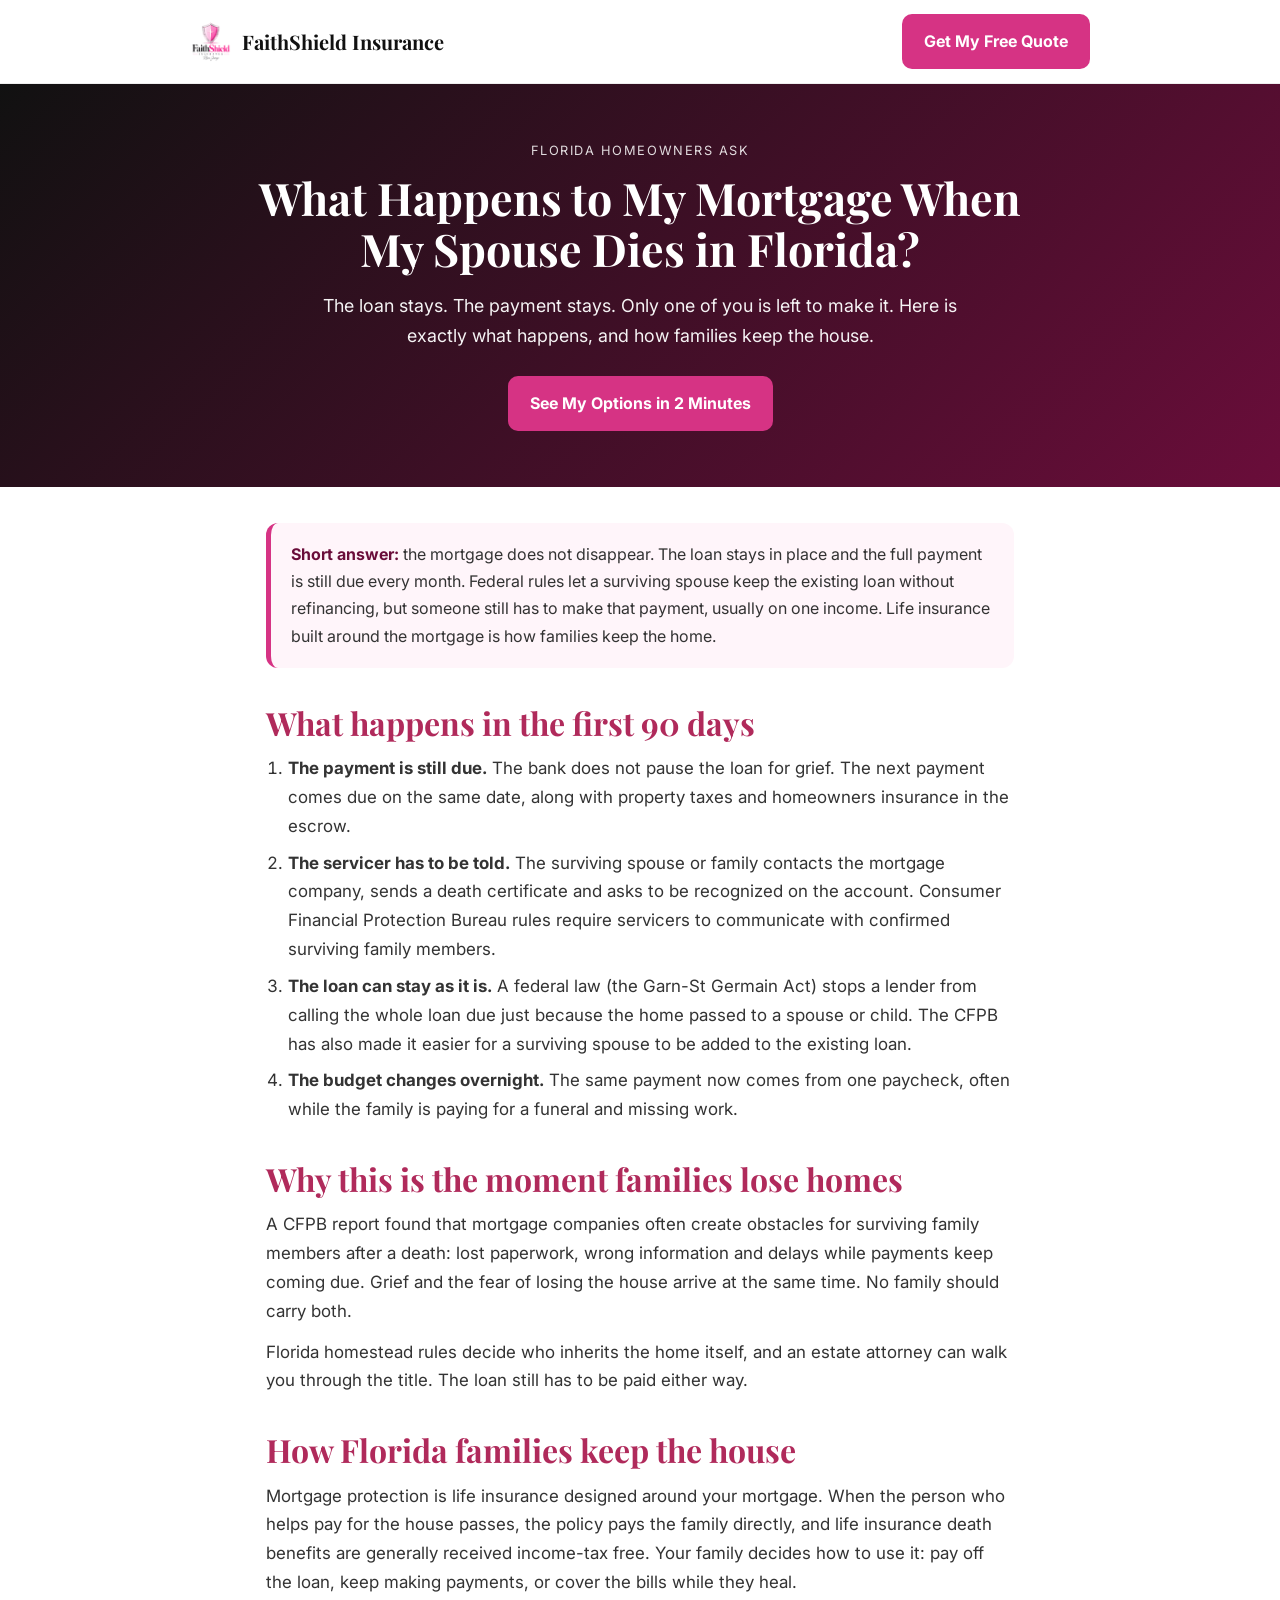
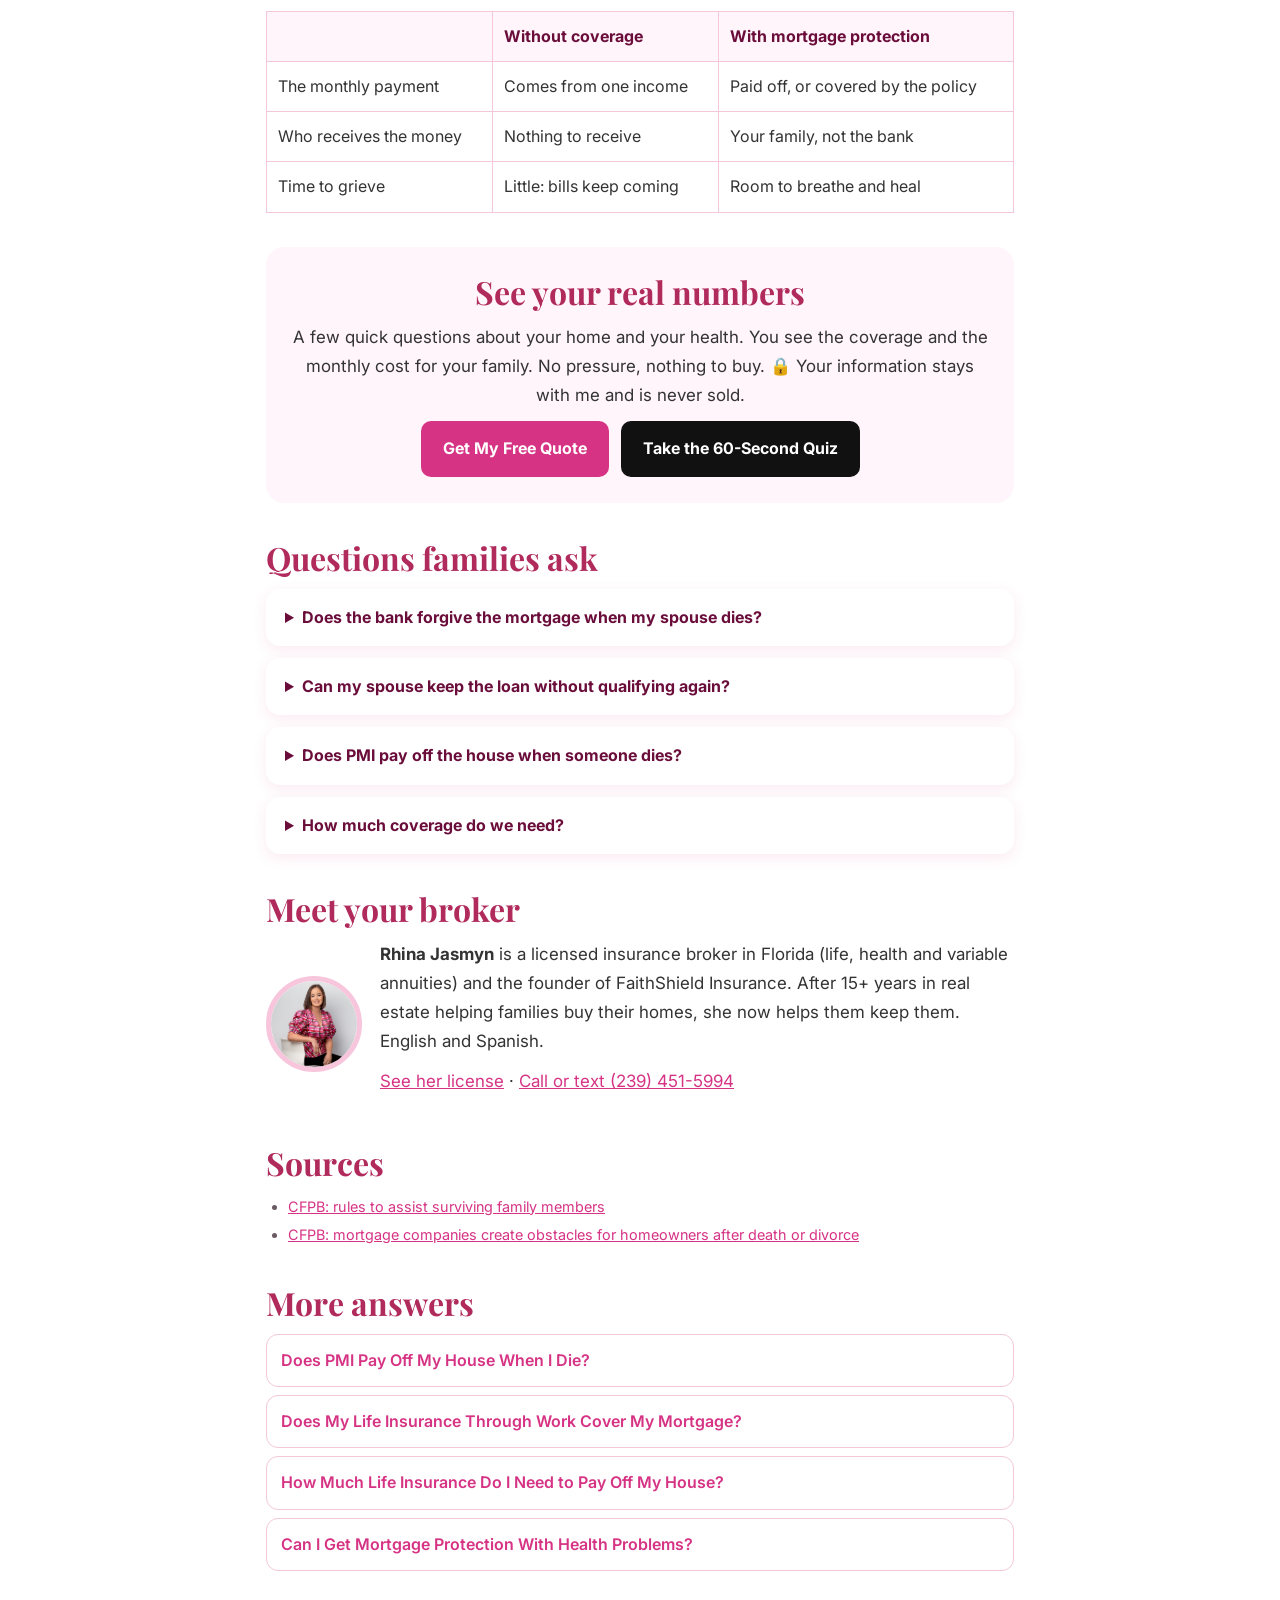
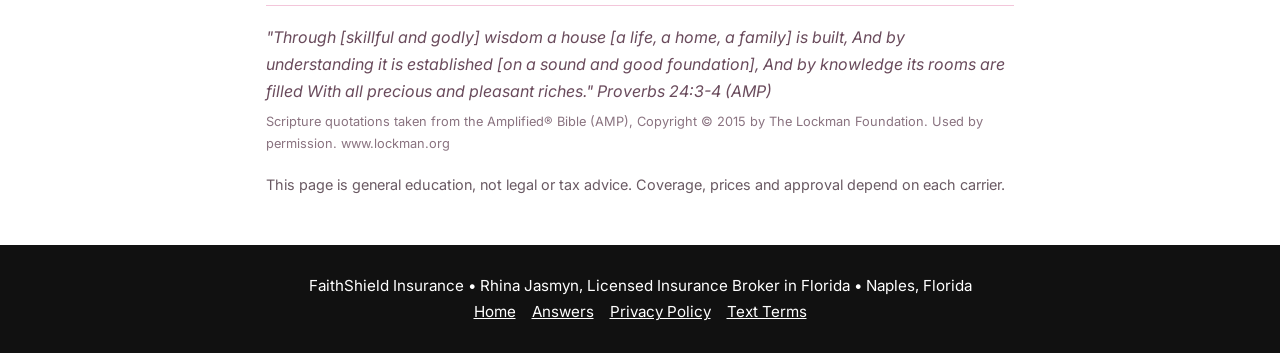
<file: answers/what-happens-to-my-mortgage-when-my-spouse-dies-florida.html>
<!DOCTYPE html>
<html lang="en">
<head>
<meta charset="UTF-8">
<meta name="viewport" content="width=device-width, initial-scale=1.0">
<title>What Happens to My Mortgage When My Spouse Dies in Florida? | FaithShield Insurance</title>
<meta name="description" content="The mortgage does not go away when a spouse passes. Here is what Florida families face in the first 90 days, what the law protects, and how to keep the house on one income.">
<link rel="canonical" href="https://faithshieldlife.com/answers/what-happens-to-my-mortgage-when-my-spouse-dies-florida.html">
<meta name="robots" content="index, follow, max-image-preview:large">
<meta name="theme-color" content="#d63384">
<link rel="icon" type="image/png" href="../Faithshieldlogo.png">
<meta property="og:type" content="article">
<meta property="og:site_name" content="FaithShield Insurance">
<meta property="og:title" content="What Happens to My Mortgage When My Spouse Dies in Florida?">
<meta property="og:description" content="The mortgage does not go away when a spouse passes. Here is what Florida families face in the first 90 days, what the law protects, and how to keep the house on one income.">
<meta property="og:url" content="https://faithshieldlife.com/answers/what-happens-to-my-mortgage-when-my-spouse-dies-florida.html">
<meta property="og:image" content="https://faithshieldlife.com/funnel-video-poster.jpg">
<meta name="twitter:card" content="summary_large_image">
<link href="https://fonts.googleapis.com/css2?family=Playfair+Display:wght@400;700&family=Inter:wght@400;500;600;700&display=swap" rel="stylesheet">
<link rel="stylesheet" href="answers.css">
<script type="application/ld+json">{"@context": "https://schema.org", "@graph": [{"@type": "Article", "headline": "What Happens to My Mortgage When My Spouse Dies in Florida?", "description": "The mortgage does not go away when a spouse passes. Here is what Florida families face in the first 90 days, what the law protects, and how to keep the house on one income.", "author": {"@type": "Person", "name": "Rhina Jasmyn", "jobTitle": "Licensed Insurance Broker in Florida", "url": "https://faithshieldlife.com/"}, "publisher": {"@type": "Organization", "name": "FaithShield Insurance", "logo": {"@type": "ImageObject", "url": "https://faithshieldlife.com/Faithshieldlogo.png"}}, "datePublished": "2026-11-03", "dateModified": "2026-11-03", "mainEntityOfPage": "https://faithshieldlife.com/answers/what-happens-to-my-mortgage-when-my-spouse-dies-florida.html", "image": "https://faithshieldlife.com/funnel-video-poster.jpg"}, {"@type": "BreadcrumbList", "itemListElement": [{"@type": "ListItem", "position": 1, "name": "Home", "item": "https://faithshieldlife.com/"}, {"@type": "ListItem", "position": 2, "name": "Answers", "item": "https://faithshieldlife.com/answers/"}, {"@type": "ListItem", "position": 3, "name": "What Happens to My Mortgage When My Spouse Dies in Florida?", "item": "https://faithshieldlife.com/answers/what-happens-to-my-mortgage-when-my-spouse-dies-florida.html"}]}, {"@type": "FAQPage", "mainEntity": [{"@type": "Question", "name": "Does the bank forgive the mortgage when my spouse dies?", "acceptedAnswer": {"@type": "Answer", "text": "No. The loan stays in place and payments are still due. The bank expects the balance to be paid by the surviving owner or the estate."}}, {"@type": "Question", "name": "Can my spouse keep the loan without qualifying again?", "acceptedAnswer": {"@type": "Answer", "text": "In most cases, yes. Federal law stops the lender from calling the loan due when the home passes to a spouse or child, and CFPB rules let a surviving spouse be added to the existing loan."}}, {"@type": "Question", "name": "Does PMI pay off the house when someone dies?", "acceptedAnswer": {"@type": "Answer", "text": "No. PMI protects the lender when a loan defaults. It does not pay your family anything."}}, {"@type": "Question", "name": "How much coverage do we need?", "acceptedAnswer": {"@type": "Answer", "text": "Most families start with the mortgage balance plus a cushion for a few months of bills. Our free quote shows the coverage and the monthly cost for your family."}}]}]}</script>
</head>
<body>
<header><div class="in">
  <a class="brand" href="../"><img src="../Faithshieldlogo.png" alt="FaithShield Insurance logo" width="42" height="42">FaithShield Insurance</a>
  <a class="btn" href="https://dreamteam-faithshield.netlify.app/quote.html?src=answer-what-happens-to-my-mortgage-when-my-spou">Get My Free Quote</a>
</div></header>
<section class="hero">
  <div class="kicker">Florida homeowners ask</div>
  <h1>What Happens to My Mortgage When My Spouse Dies in Florida?</h1>
  <p>The loan stays. The payment stays. Only one of you is left to make it. Here is exactly what happens, and how families keep the house.</p>
  <a class="btn" href="https://dreamteam-faithshield.netlify.app/quote.html?src=answer-what-happens-to-my-mortgage-when-my-spou">See My Options in 2 Minutes</a>
</section>
<main>
  <div class="short"><b>Short answer:</b> the mortgage does not disappear. The loan stays in place and the full payment is still due every month. Federal rules let a surviving spouse keep the existing loan without refinancing, but someone still has to make that payment, usually on one income. Life insurance built around the mortgage is how families keep the home.</div>
  
  
<h2>What happens in the first 90 days</h2>
<ol>
<li><b>The payment is still due.</b> The bank does not pause the loan for grief. The next payment comes due on the same date, along with property taxes and homeowners insurance in the escrow.</li>
<li><b>The servicer has to be told.</b> The surviving spouse or family contacts the mortgage company, sends a death certificate and asks to be recognized on the account. Consumer Financial Protection Bureau rules require servicers to communicate with confirmed surviving family members.</li>
<li><b>The loan can stay as it is.</b> A federal law (the Garn-St Germain Act) stops a lender from calling the whole loan due just because the home passed to a spouse or child. The CFPB has also made it easier for a surviving spouse to be added to the existing loan.</li>
<li><b>The budget changes overnight.</b> The same payment now comes from one paycheck, often while the family is paying for a funeral and missing work.</li>
</ol>
<h2>Why this is the moment families lose homes</h2>
<p>A CFPB report found that mortgage companies often create obstacles for surviving family members after a death: lost paperwork, wrong information and delays while payments keep coming due. Grief and the fear of losing the house arrive at the same time. No family should carry both.</p>
<p>Florida homestead rules decide who inherits the home itself, and an estate attorney can walk you through the title. The loan still has to be paid either way.</p>
<h2>How Florida families keep the house</h2>
<p>Mortgage protection is life insurance designed around your mortgage. When the person who helps pay for the house passes, the policy pays the family directly, and life insurance death benefits are generally received income-tax free. Your family decides how to use it: pay off the loan, keep making payments, or cover the bills while they heal.</p>
<table class="compare"><tr><th></th><th>Without coverage</th><th>With mortgage protection</th></tr>
<tr><td>The monthly payment</td><td>Comes from one income</td><td>Paid off, or covered by the policy</td></tr>
<tr><td>Who receives the money</td><td>Nothing to receive</td><td>Your family, not the bank</td></tr>
<tr><td>Time to grieve</td><td>Little: bills keep coming</td><td>Room to breathe and heal</td></tr></table>

  <div class="cta">
    <h2>See your real numbers</h2>
    <p>A few quick questions about your home and your health. You see the coverage and the monthly cost for your family. No pressure, nothing to buy. 🔒 Your information stays with me and is never sold.</p>
    <div class="row"><a class="btn" href="https://dreamteam-faithshield.netlify.app/quote.html?src=answer-what-happens-to-my-mortgage-when-my-spou">Get My Free Quote</a><a class="btn dark" href="https://dreamteam-faithshield.netlify.app/quiz.html?src=answer-what-happens-to-my-mortgage-when-my-spou">Take the 60-Second Quiz</a></div>
  </div>
  <h2>Questions families ask</h2>
  <details><summary>Does the bank forgive the mortgage when my spouse dies?</summary><p>No. The loan stays in place and payments are still due. The bank expects the balance to be paid by the surviving owner or the estate.</p></details><details><summary>Can my spouse keep the loan without qualifying again?</summary><p>In most cases, yes. Federal law stops the lender from calling the loan due when the home passes to a spouse or child, and CFPB rules let a surviving spouse be added to the existing loan.</p></details><details><summary>Does PMI pay off the house when someone dies?</summary><p>No. PMI protects the lender when a loan defaults. It does not pay your family anything.</p></details><details><summary>How much coverage do we need?</summary><p>Most families start with the mortgage balance plus a cushion for a few months of bills. Our free quote shows the coverage and the monthly cost for your family.</p></details>
  <h2>Meet your broker</h2>
  <div class="about"><img src="../Rhinajasmynpicture.jpg" alt="Rhina Jasmyn, licensed insurance broker in Florida" loading="lazy">
    <div><p><b>Rhina Jasmyn</b> is a licensed insurance broker in Florida (life, health and variable annuities) and the founder of FaithShield Insurance. After 15+ years in real estate helping families buy their homes, she now helps them keep them. English and Spanish.</p>
    <p><a href="https://dreamteam-faithshield.netlify.app/credentials.html">See her license</a> · <a href="tel:+12394515994">Call or text (239) 451-5994</a></p></div></div>
  <h2>Sources</h2><ul class="src"><li><a href="https://www.consumerfinance.gov/about-us/newsroom/cfpb-clarifies-mortgage-lending-rules-to-assist-surviving-family-members" rel="noopener" target="_blank">CFPB: rules to assist surviving family members</a></li><li><a href="https://www.consumerfinance.gov/about-us/newsroom/cfpb-report-finds-mortgage-companies-create-obstacles-for-homeowners-after-death-or-divorce" rel="noopener" target="_blank">CFPB: mortgage companies create obstacles for homeowners after death or divorce</a></li></ul>
  <h2>More answers</h2>
  <div class="more"><a href="does-pmi-pay-off-my-house-when-i-die.html">Does PMI Pay Off My House When I Die?</a><a href="does-life-insurance-through-work-cover-my-mortgage.html">Does My Life Insurance Through Work Cover My Mortgage?</a><a href="how-much-life-insurance-to-pay-off-my-house.html">How Much Life Insurance Do I Need to Pay Off My House?</a><a href="can-i-get-mortgage-protection-with-health-problems.html">Can I Get Mortgage Protection With Health Problems?</a></div>
  <div class="verse">"Through [skillful and godly] wisdom a house [a life, a home, a family] is built, And by understanding it is established [on a sound and good foundation], And by knowledge its rooms are filled With all precious and pleasant riches." Proverbs 24:3-4 (AMP)<small>Scripture quotations taken from the Amplified® Bible (AMP), Copyright © 2015 by The Lockman Foundation. Used by permission. www.lockman.org</small></div>
  <p class="src" style="margin-top:18px">This page is general education, not legal or tax advice. Coverage, prices and approval depend on each carrier.</p>
</main>
<footer>
  FaithShield Insurance • Rhina Jasmyn, Licensed Insurance Broker in Florida • Naples, Florida<br>
  <a href="../">Home</a><a href="./">Answers</a><a href="../privacy-policy.html">Privacy Policy</a><a href="../opt-in.html">Text Terms</a>
</footer>
<script src="../ws.js" data-endpoint="https://dreamteam-faithshield.netlify.app/.netlify/functions/site-signal" data-site="faithshield" defer></script>
</body>
</html>
</file>
<file: answers/answers.css>
:root{--pink:#d63384;--deep:#6a0d3a;--blush:#fff5fa}
*{margin:0;padding:0;box-sizing:border-box}
body{font-family:'Inter',sans-serif;line-height:1.7;color:#333;background:#fff}
a{color:var(--pink)}
header{border-bottom:1px solid #eee;padding:14px 16px}
header .in{max-width:900px;margin:auto;display:flex;justify-content:space-between;align-items:center;gap:12px;flex-wrap:wrap}
header img{height:42px}
.brand{display:flex;align-items:center;gap:10px;text-decoration:none;color:#111;font:700 20px 'Playfair Display',serif}
.btn{display:inline-block;padding:14px 22px;border-radius:10px;background:var(--pink);color:#fff;text-decoration:none;font-weight:700;text-align:center;border:0;cursor:pointer;font-size:1rem}
.btn.dark{background:#111}
.hero{background:linear-gradient(135deg,#111,#6a0d3a);color:#fff;padding:56px 16px;text-align:center}
.hero .kicker{text-transform:uppercase;letter-spacing:.12em;font-size:.8rem;opacity:.85;margin-bottom:10px}
.hero h1{font:700 clamp(1.9rem,5.5vw,2.8rem)/1.15 'Playfair Display',serif;max-width:820px;margin:0 auto 16px}
.hero p{max-width:680px;margin:0 auto 24px;font-size:1.12rem;opacity:.95}
main{max-width:780px;margin:auto;padding:36px 16px}
.short{background:var(--blush);border-left:5px solid var(--pink);border-radius:12px;padding:18px 20px;margin:0 0 26px}
.short b{color:var(--deep)}
h2{font:700 clamp(1.5rem,4.2vw,2rem)/1.2 'Playfair Display',serif;color:#b02a5b;margin:36px 0 12px}
p,li{font-size:1.06rem;margin-bottom:12px}
ul,ol{padding-left:22px;margin:8px 0 14px}
li{margin-bottom:8px}
.compare{width:100%;border-collapse:collapse;margin:14px 0;font-size:1rem}
.compare th,.compare td{border:1px solid #f3c6da;padding:11px;text-align:left;vertical-align:top}
.compare th{background:var(--blush);color:var(--deep)}
.cta{background:var(--blush);border-radius:18px;padding:26px;text-align:center;margin:34px 0}
.cta h2{margin-top:0}
.cta .row{display:flex;gap:12px;justify-content:center;flex-wrap:wrap;margin-top:12px}
details{background:#fff;border-radius:14px;padding:15px 19px;margin-bottom:12px;box-shadow:0 4px 14px rgba(214,51,132,.1)}
summary{font-weight:700;cursor:pointer;color:var(--deep)}
details p{margin-top:8px}
.calc{background:#fff;border:2px solid #f3c6da;border-radius:16px;padding:20px;margin:18px 0}
.calc label{display:block;font-weight:600;margin:10px 0 4px;color:var(--deep)}
.calc input,.calc select{width:100%;padding:12px;border:1.5px solid #e9c3d6;border-radius:10px;font-size:1rem}
.calc .out{margin-top:16px;padding:16px;border-radius:12px;background:var(--blush);font-size:1.1rem;display:none}
.calc .out b{font-size:1.6rem;color:var(--deep);display:block}
.verse{border-top:1px solid #f3c6da;margin-top:34px;padding-top:18px;font-style:italic;color:#6a4b5c}
.verse small{display:block;font-style:normal;font-size:.8rem;margin-top:6px;color:#8a7380}
.src{font-size:.9rem;color:#6a5a63}
.src li{font-size:.9rem;margin-bottom:4px}
.about{display:flex;gap:18px;align-items:center;flex-wrap:wrap;margin-top:10px}
.about img{width:96px;height:96px;border-radius:50%;object-fit:cover;border:5px solid #f8c6dc}
.about div{flex:1;min-width:220px}
.more a{display:block;padding:12px 14px;border:1px solid #f3c6da;border-radius:12px;margin-bottom:8px;text-decoration:none;font-weight:600}
footer{background:#111;color:#fff;text-align:center;padding:28px 16px;font-size:.95rem}
footer a{color:#fff;margin:0 8px}
@media (max-width:600px){.compare th,.compare td{padding:8px;font-size:.93rem}}
</file>
